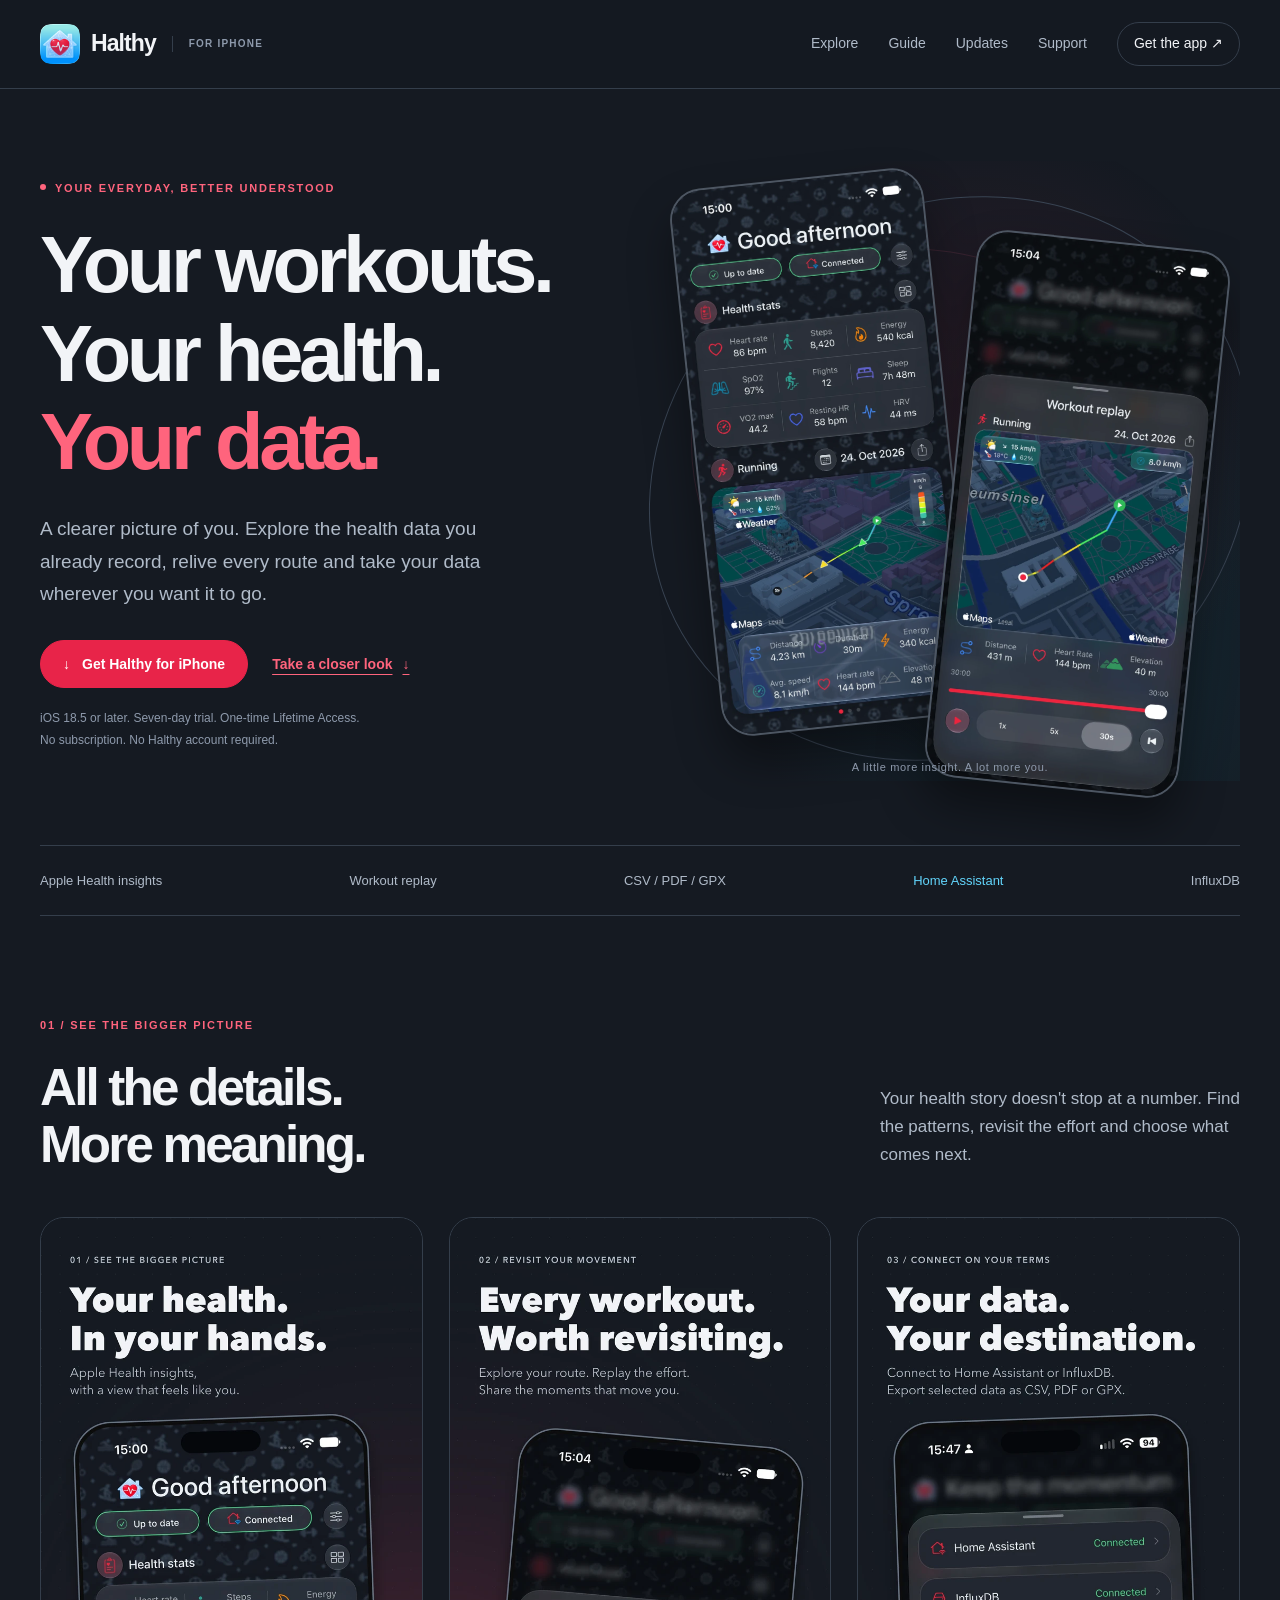
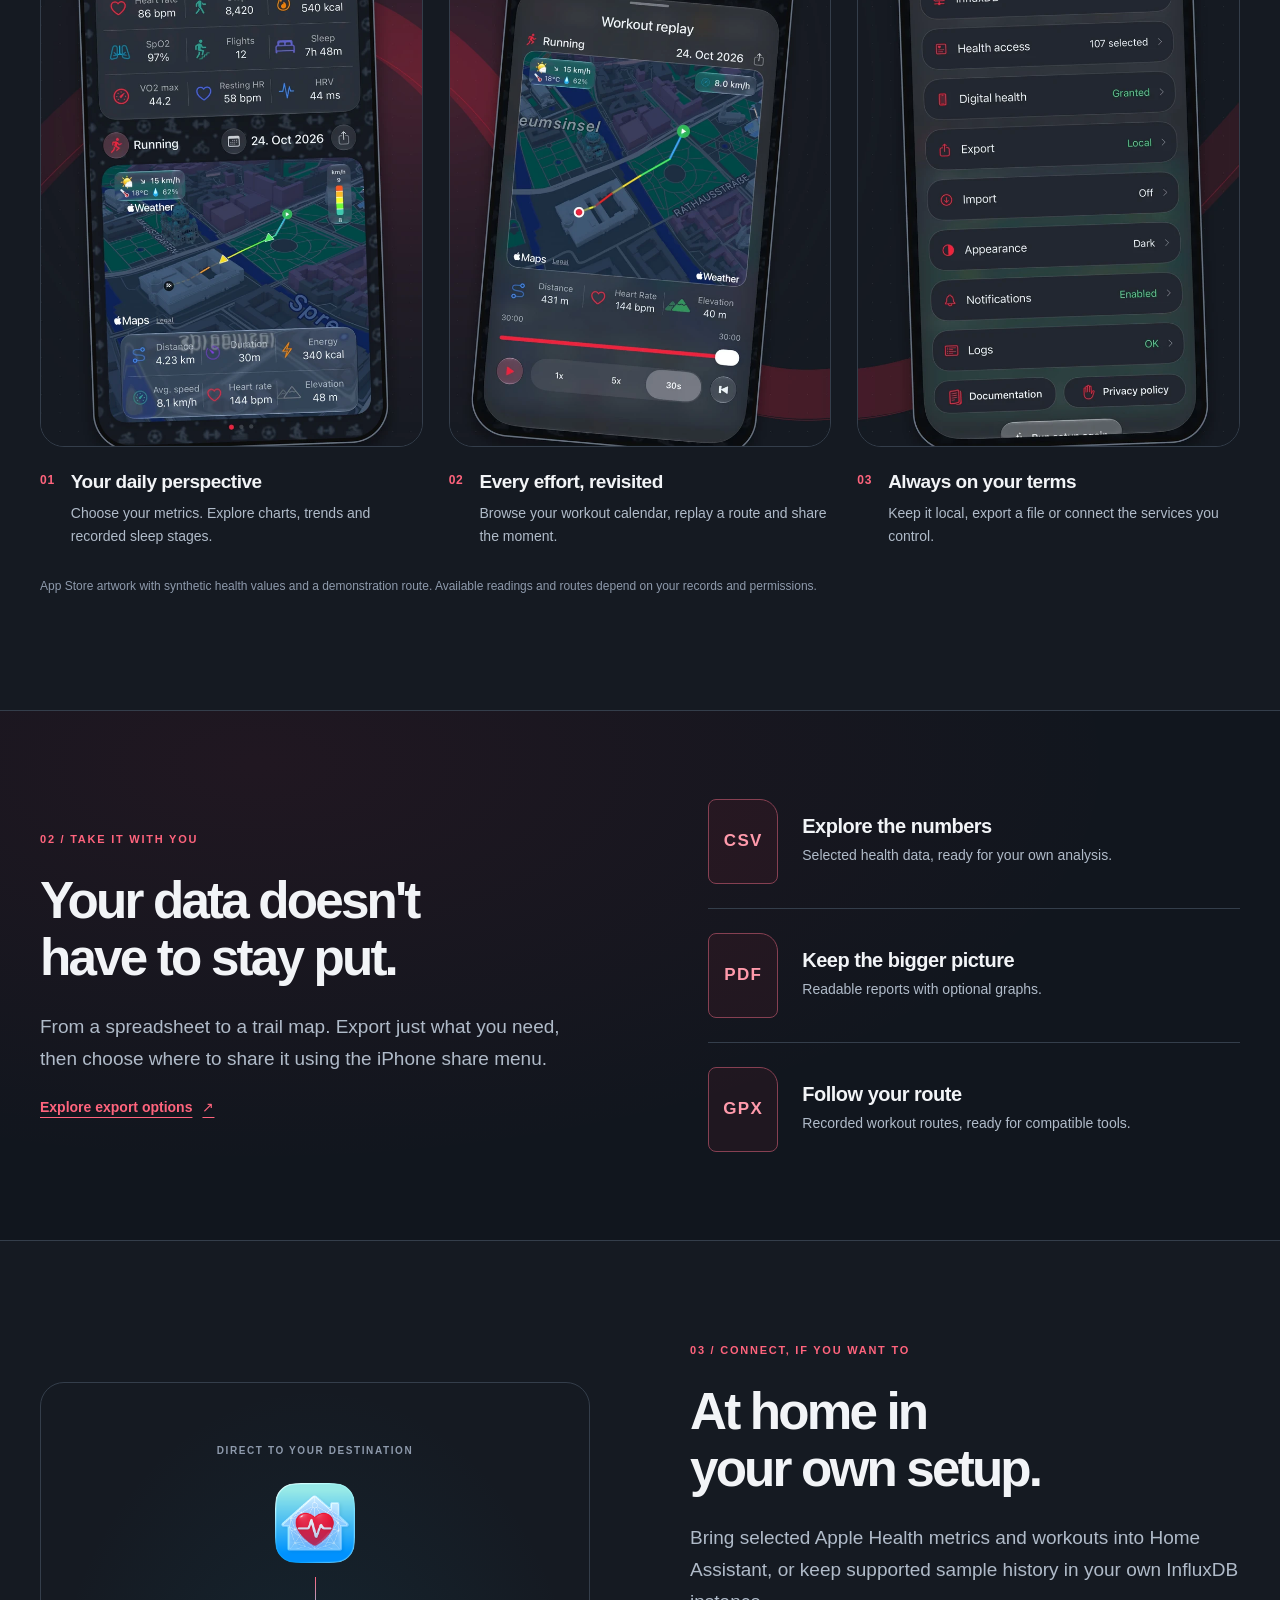
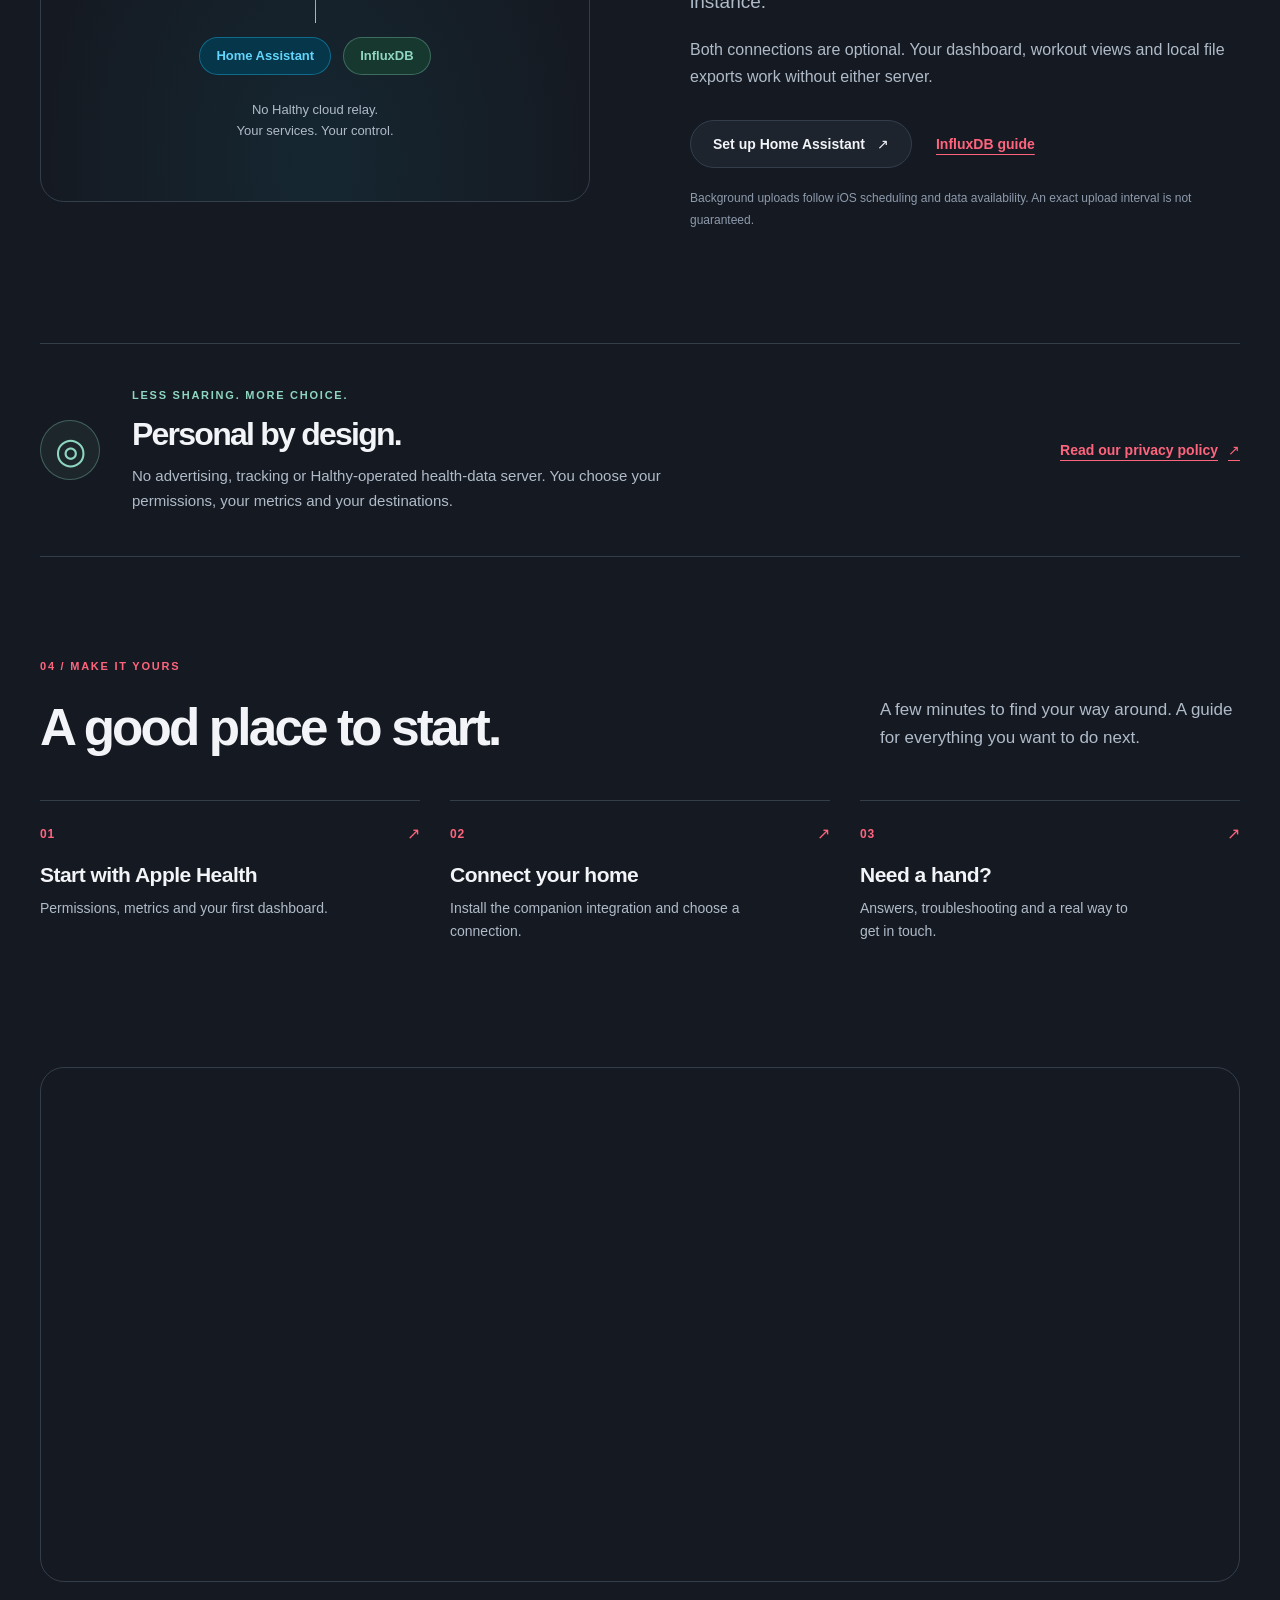
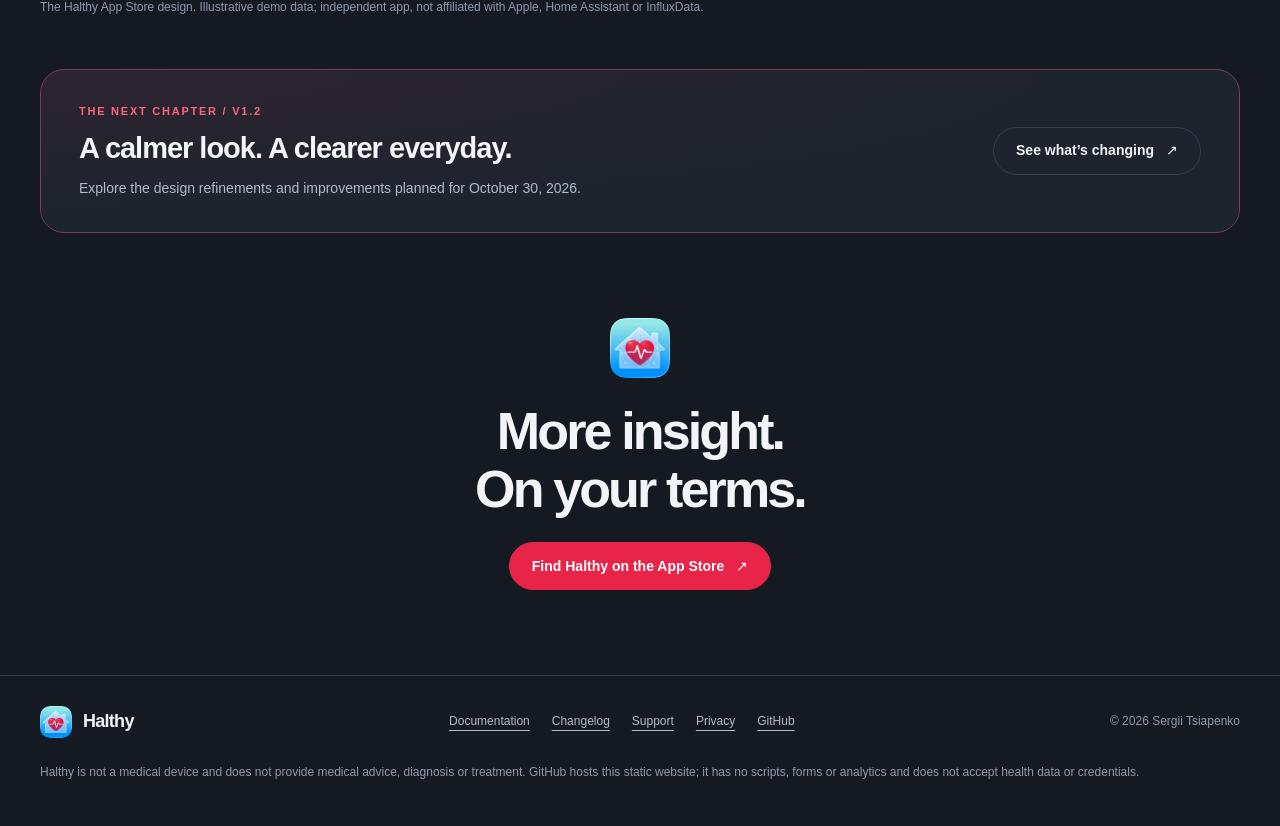
<file: docs/index.html>
<!doctype html>
<html lang="en">
<head>
<meta charset="utf-8">
<link rel="redirect_uri" href="halthy-ha://auth/callback">
<meta name="viewport" content="width=device-width, initial-scale=1">
<title>Halthy - Your workouts. Your health. Your data.</title>
<meta name="description" content="Explore Apple Health, replay workouts and export CSV, PDF or GPX. Connect to your own Home Assistant or InfluxDB. Meet Halthy for iPhone.">
<link rel="canonical" href="https://mosher23.github.io/Halthy/">
<meta name="theme-color" content="#151a22">
<meta name="apple-itunes-app" content="app-id=6798250587">
<meta name="referrer" content="strict-origin-when-cross-origin">
<meta http-equiv="Content-Security-Policy" content="default-src 'none'; img-src 'self'; style-src 'self'; base-uri 'none'; form-action 'none'">
<meta property="og:type" content="website">
<meta property="og:title" content="Halthy - Your workouts. Your health. Your data.">
<meta property="og:description" content="Replay workouts. Explore health. Export data. Made for your iPhone, connected on your terms.">
<meta property="og:url" content="https://mosher23.github.io/Halthy/">
<meta property="og:image" content="https://mosher23.github.io/Halthy/assets/header.webp">
<meta property="og:image:alt" content="Halthy workout replay and health export artwork with demonstration route">
<meta name="twitter:card" content="summary_large_image">
<link rel="icon" href="assets/app-icon.png">
<link rel="apple-touch-icon" href="assets/app-icon.png">
<link rel="stylesheet" href="assets/site.css">
</head>
<body>
<a class="skip-link" href="#main">Skip to content</a>
<header class="site-header"><nav class="wrap nav" aria-label="Main navigation">
<a class="brand" href="./" aria-label="Halthy home"><img src="assets/app-icon.png" width="40" height="40" alt="">Halthy<span class="brand-note">FOR IPHONE</span></a>
<div class="nav-links"><a href="#explore">Explore</a><a href="documentation.html">Guide</a><a href="changelog.html">Updates</a><a href="support.html">Support</a><a class="nav-download" href="https://apps.apple.com/app/halthy/id6798250587">Get the app <span aria-hidden="true">&#8599;</span></a></div>
</nav></header>
<main id="main">
<section class="hero wrap" aria-labelledby="hero-title"><div class="hero-copy">
<p class="eyebrow"><span class="live-dot" aria-hidden="true"></span>YOUR EVERYDAY, BETTER UNDERSTOOD</p>
<h1 id="hero-title">Your workouts.<br>Your health.<br><span>Your data.</span></h1>
<p class="lead">A clearer picture of you. Explore the health data you already record, relive every route and take your data wherever you want it to go.</p>
<div class="actions"><a class="button primary" href="https://apps.apple.com/app/halthy/id6798250587"><span aria-hidden="true">&#8595;</span> Get Halthy for iPhone</a><a class="text-link" href="#explore">Take a closer look <span aria-hidden="true">&#8595;</span></a></div>
<p class="fine">iOS 18.5 or later. Seven-day trial. One-time Lifetime Access.<br>No subscription. No Halthy account required.</p>
</div><div class="hero-stage"><span class="orbit orbit-one" aria-hidden="true"></span><span class="orbit orbit-two" aria-hidden="true"></span>
<img class="hero-phone phone-back" src="assets/dashboard.webp" width="720" height="1565" alt="Halthy dark dashboard with health readings and a running workout" fetchpriority="high">
<img class="hero-phone phone-front" src="assets/replay.webp" width="720" height="1565" alt="Workout replay with a recorded route and workout details" fetchpriority="high">
<span class="stage-caption">A little more insight. A lot more you.</span></div></section>
<div class="wrap capability-strip" aria-label="Key features"><span>Apple Health insights</span><span>Workout replay</span><span>CSV / PDF / GPX</span><span class="ha-label">Home Assistant</span><span>InfluxDB</span></div>
<section class="section wrap" id="explore" aria-labelledby="explore-title"><div class="section-heading"><div><p class="eyebrow">01 / SEE THE BIGGER PICTURE</p><h2 id="explore-title">All the details.<br>More meaning.</h2></div><p>Your health story doesn't stop at a number. Find the patterns, revisit the effort and choose what comes next.</p></div>
<div class="screenshot-gallery">
<figure><a href="assets/01-health-dashboard.webp" aria-label="Enlarge the health dashboard screenshot"><img src="assets/01-health-dashboard.webp" width="720" height="1565" loading="lazy" alt="App Store artwork: Your health. In your hands. Halthy dashboard with demo readings."></a><figcaption><span class="index">01</span><div><h3>Your daily perspective</h3><p>Choose your metrics. Explore charts, trends and recorded sleep stages.</p></div></figcaption></figure>
<figure><a href="assets/02-workout-replay.webp" aria-label="Enlarge the workout replay screenshot"><img src="assets/02-workout-replay.webp" width="720" height="1565" loading="lazy" alt="App Store artwork showing a recorded workout route and replay controls."></a><figcaption><span class="index">02</span><div><h3>Every effort, revisited</h3><p>Browse your workout calendar, replay a route and share the moment.</p></div></figcaption></figure>
<figure><a href="assets/03-data-connections.webp" aria-label="Enlarge the connections screenshot"><img src="assets/03-data-connections.webp" width="720" height="1565" loading="lazy" alt="App Store artwork showing Halthy settings, optional connections and export controls."></a><figcaption><span class="index">03</span><div><h3>Always on your terms</h3><p>Keep it local, export a file or connect the services you control.</p></div></figcaption></figure>
</div><p class="fine gallery-note">App Store artwork with synthetic health values and a demonstration route. Available readings and routes depend on your records and permissions.</p></section>
<section class="export-band" aria-labelledby="export-title"><div class="wrap export-layout"><div><p class="eyebrow">02 / TAKE IT WITH YOU</p><h2 id="export-title">Your data doesn't<br>have to stay put.</h2><p class="lead">From a spreadsheet to a trail map. Export just what you need, then choose where to share it using the iPhone share menu.</p><a class="text-link" href="documentation.html#exports">Explore export options <span aria-hidden="true">&#8599;</span></a></div>
<div class="export-formats"><article><span class="file-type">CSV</span><div><h3>Explore the numbers</h3><p>Selected health data, ready for your own analysis.</p></div></article><article><span class="file-type">PDF</span><div><h3>Keep the bigger picture</h3><p>Readable reports with optional graphs.</p></div></article><article><span class="file-type">GPX</span><div><h3>Follow your route</h3><p>Recorded workout routes, ready for compatible tools.</p></div></article></div>
</div></section>
<section class="section wrap connections-layout" aria-labelledby="connect-title"><div class="connection-visual"><p class="eyebrow">DIRECT TO YOUR DESTINATION</p><img src="assets/app-icon.png" alt="Halthy" width="80" height="80" loading="lazy"><div class="connection-path" aria-hidden="true"></div><div class="destination-pills"><span class="destination ha">Home Assistant</span><span class="destination influx">InfluxDB</span></div><p>No Halthy cloud relay.<br>Your services. Your control.</p></div>
<div><p class="eyebrow">03 / CONNECT, IF YOU WANT TO</p><h2 id="connect-title">At home in<br>your own setup.</h2><p class="lead">Bring selected Apple Health metrics and workouts into Home Assistant, or keep supported sample history in your own InfluxDB instance.</p><p class="body-muted">Both connections are optional. Your dashboard, workout views and local file exports work without either server.</p><div class="actions"><a class="button secondary" href="documentation.html#home-assistant">Set up Home Assistant <span aria-hidden="true">&#8599;</span></a><a class="text-link" href="documentation.html#influxdb">InfluxDB guide</a></div><p class="fine">Background uploads follow iOS scheduling and data availability. An exact upload interval is not guaranteed.</p></div></section>
<section class="wrap privacy-callout" aria-labelledby="privacy-title"><div class="privacy-mark" aria-hidden="true">&#9678;</div><div><p class="eyebrow">LESS SHARING. MORE CHOICE.</p><h2 id="privacy-title">Personal by design.</h2><p>No advertising, tracking or Halthy-operated health-data server. You choose your permissions, your metrics and your destinations.</p></div><a class="text-link" href="privacy.html">Read our privacy policy <span aria-hidden="true">&#8599;</span></a></section>
<section class="section wrap" aria-labelledby="start-title"><div class="section-heading"><div><p class="eyebrow">04 / MAKE IT YOURS</p><h2 id="start-title">A good place to start.</h2></div><p>A few minutes to find your way around. A guide for everything you want to do next.</p></div><div class="guide-links"><a href="documentation.html#get-started"><span class="index">01</span><h3>Start with Apple Health</h3><p>Permissions, metrics and your first dashboard.</p><span aria-hidden="true">&#8599;</span></a><a href="documentation.html#home-assistant"><span class="index">02</span><h3>Connect your home</h3><p>Install the companion integration and choose a connection.</p><span aria-hidden="true">&#8599;</span></a><a href="support.html"><span class="index">03</span><h3>Need a hand?</h3><p>Answers, troubleshooting and a real way to get in touch.</p><span aria-hidden="true">&#8599;</span></a></div></section>
<figure class="wrap brand-banner"><img src="assets/header.webp" srcset="assets/header-small.webp 960w, assets/header.webp 1920w" sizes="(max-width: 1240px) 94vw, 1200px" width="1920" height="823" loading="lazy" alt="Halthy's App Store header: Your workouts. Your health. Replay workouts, explore health and export data. Home Assistant supported."><figcaption class="fine">The Halthy App Store design. Illustrative demo data; independent app, not affiliated with Apple, Home Assistant or InfluxData.</figcaption></figure>
<aside class="wrap release-teaser" aria-labelledby="release-teaser-title"><div><p class="eyebrow">THE NEXT CHAPTER / V1.2</p><h2 id="release-teaser-title">A calmer look. A clearer everyday.</h2><p>Explore the design refinements and improvements planned for October 30, 2026.</p></div><a class="button secondary" href="changelog.html#v1-2">See what&#8217;s changing <span aria-hidden="true">&#8599;</span></a></aside>
<section class="wrap final-cta"><img src="assets/app-icon.png" width="60" height="60" alt="" loading="lazy"><h2>More insight.<br>On your terms.</h2><a class="button primary" href="https://apps.apple.com/app/halthy/id6798250587">Find Halthy on the App Store <span aria-hidden="true">&#8599;</span></a></section>
</main>
<footer class="site-footer"><div class="wrap footer-main"><a class="brand" href="./"><img src="assets/app-icon.png" width="32" height="32" alt="">Halthy</a><nav aria-label="Footer navigation"><a href="documentation.html">Documentation</a><a href="changelog.html">Changelog</a><a href="support.html">Support</a><a href="privacy.html">Privacy</a><a href="https://github.com/Mosher23/Halthy">GitHub</a></nav><span>&copy; 2026 Sergii Tsiapenko</span></div><p class="wrap fine">Halthy is not a medical device and does not provide medical advice, diagnosis or treatment. GitHub hosts this static website; it has no scripts, forms or analytics and does not accept health data or credentials.</p></footer>
</body></html>
</file>
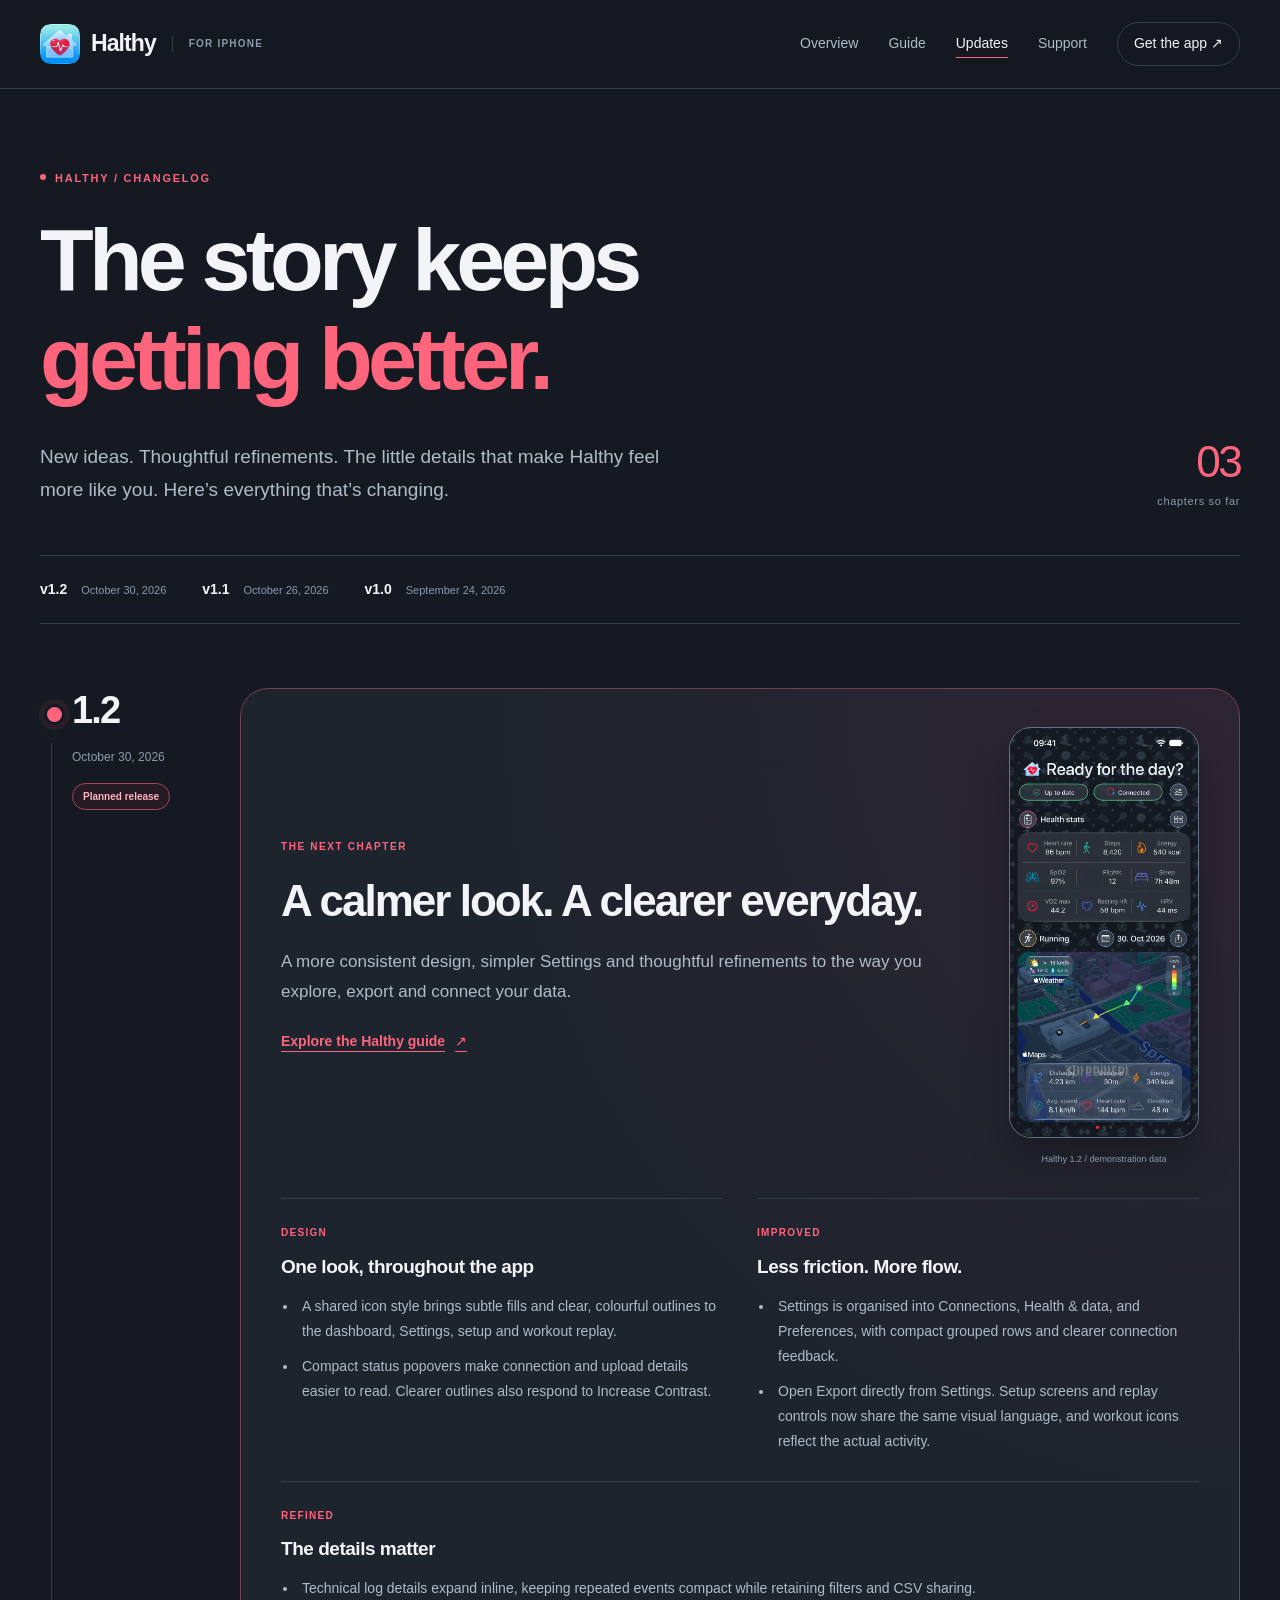
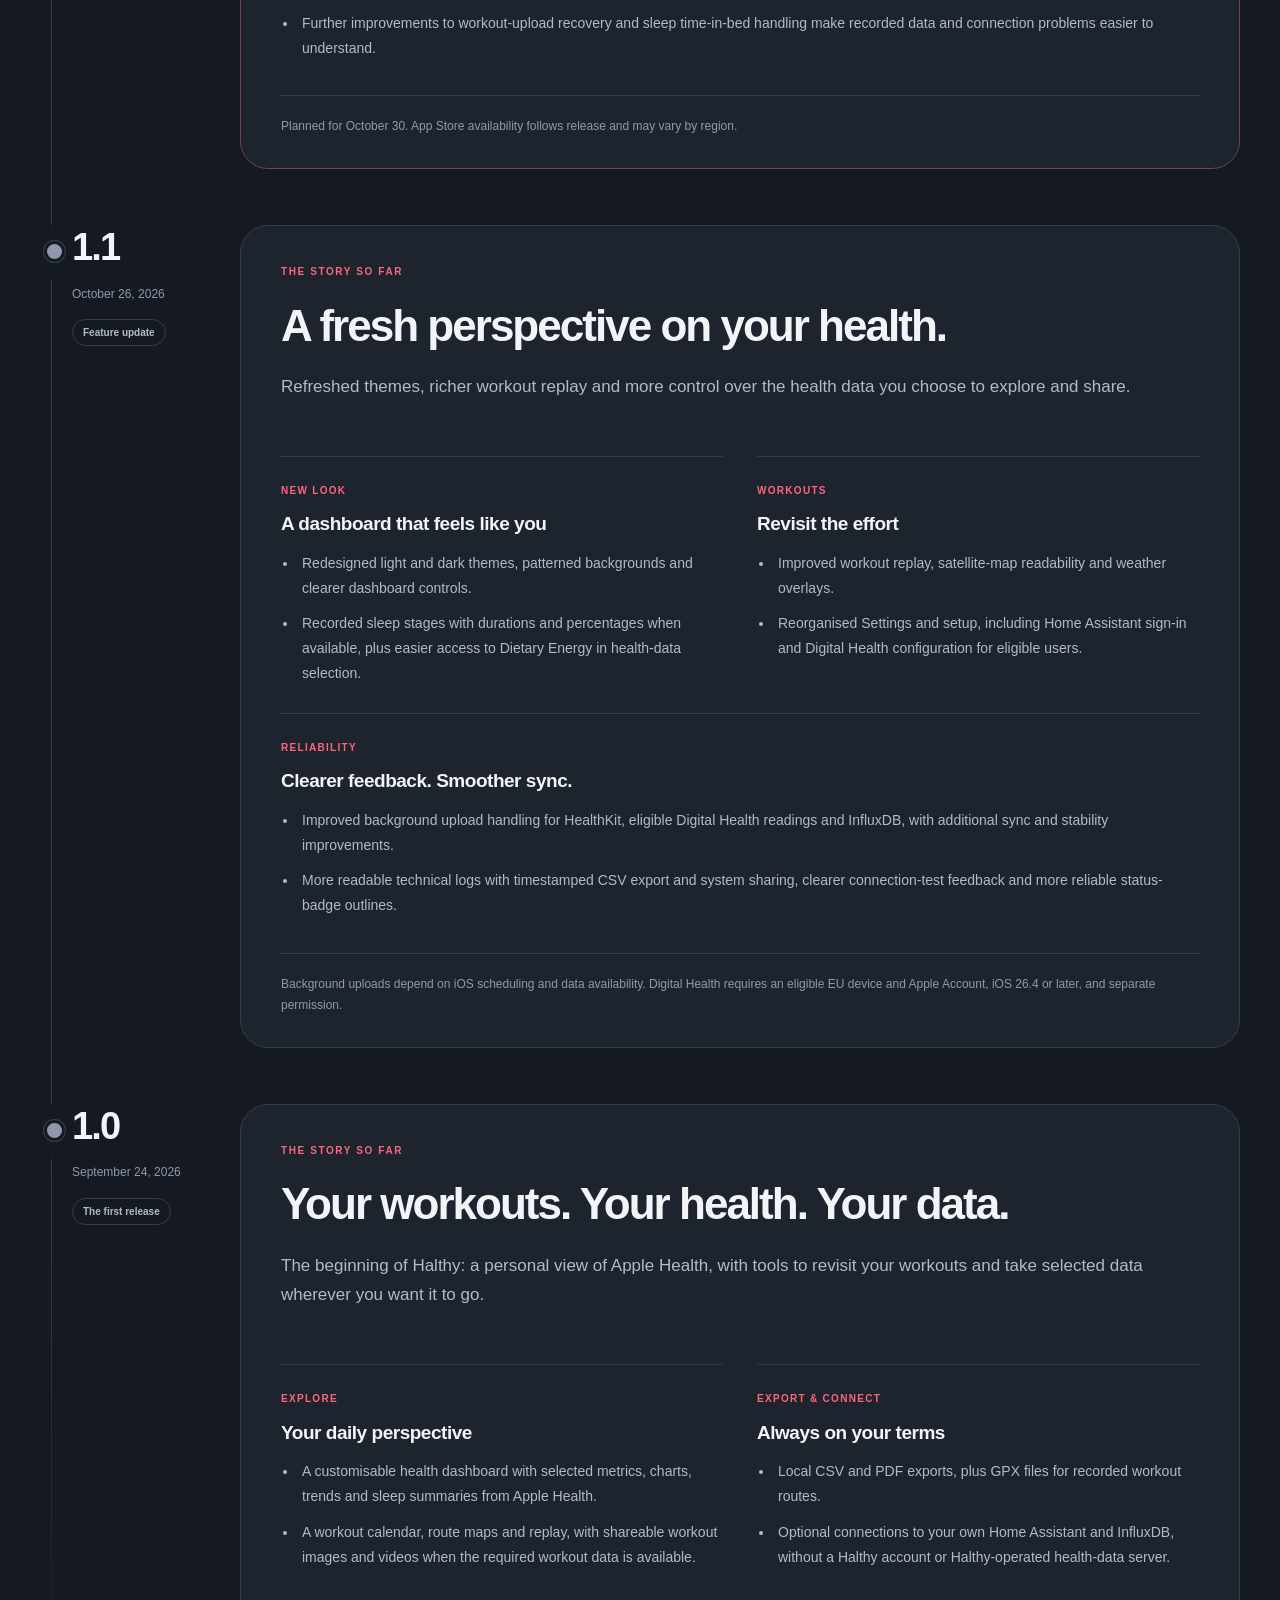
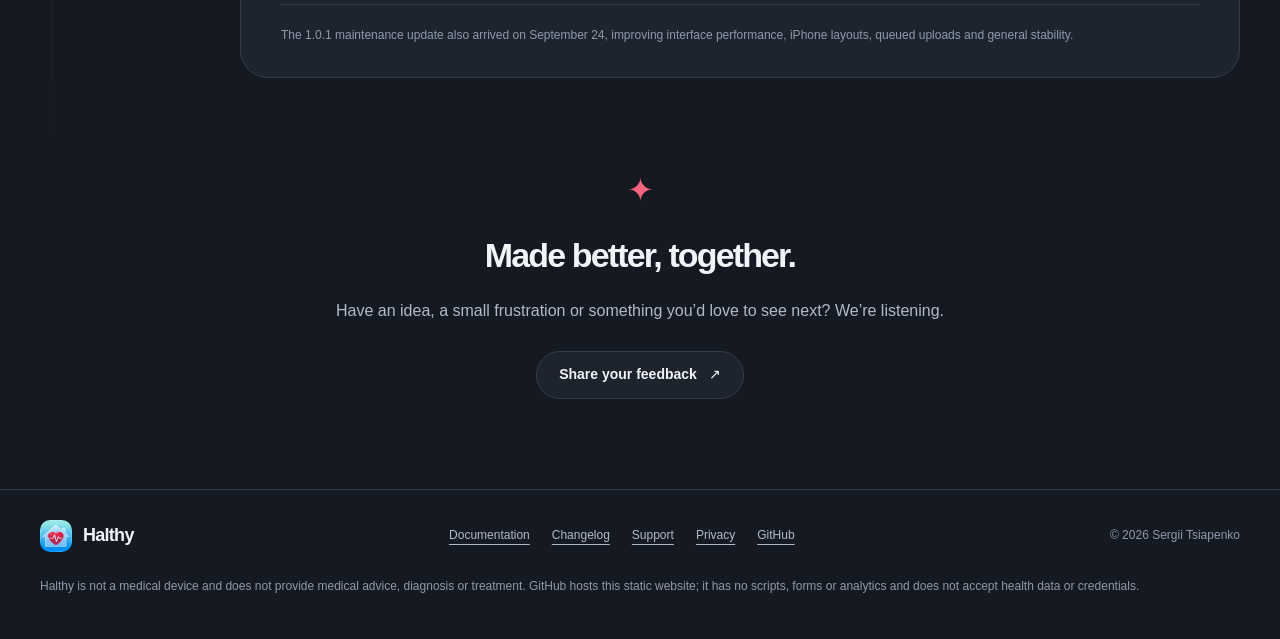
<file: docs/changelog.html>
<!doctype html>
<html lang="en"><head><meta charset="utf-8"><meta name="viewport" content="width=device-width, initial-scale=1">
<title>Halthy Changelog - Every update, thoughtfully made</title><meta name="description" content="What's new in Halthy for iPhone. Explore release dates, design changes, features and improvements in versions 1.0, 1.1 and 1.2.">
<meta name="theme-color" content="#151a22"><meta name="referrer" content="strict-origin-when-cross-origin"><meta http-equiv="Content-Security-Policy" content="default-src 'none'; img-src 'self'; style-src 'self'; base-uri 'none'; form-action 'none'">
<link rel="canonical" href="https://mosher23.github.io/Halthy/changelog.html"><link rel="icon" href="assets/app-icon.png"><link rel="stylesheet" href="assets/site.css">
<meta property="og:type" content="website"><meta property="og:title" content="Halthy - The story keeps getting better"><meta property="og:description" content="A record of the features, refinements and little details that make Halthy better."><meta property="og:url" content="https://mosher23.github.io/Halthy/changelog.html">
</head><body><a class="skip-link" href="#main">Skip to content</a><header class="site-header"><nav class="wrap nav" aria-label="Main navigation">
<a class="brand" href="./" aria-label="Halthy home"><img src="assets/app-icon.png" width="40" height="40" alt="">Halthy<span class="brand-note">FOR IPHONE</span></a>
<div class="nav-links"><a href="./">Overview</a><a href="documentation.html">Guide</a><a href="changelog.html" aria-current="page">Updates</a><a href="support.html">Support</a><a class="nav-download" href="https://apps.apple.com/app/halthy/id6798250587">Get the app <span aria-hidden="true">&#8599;</span></a></div>
</nav></header><main id="main">
<header class="wrap changelog-heading"><p class="eyebrow"><span class="live-dot" aria-hidden="true"></span>HALTHY / CHANGELOG</p><h1>The story keeps<br><span>getting better.</span></h1><div class="changelog-lead"><p class="lead">New ideas. Thoughtful refinements. The little details that make Halthy feel more like you. Here&#8217;s everything that&#8217;s changing.</p><span class="changelog-count">03<span>chapters so far</span></span></div></header>
<nav class="wrap release-jump" aria-label="Jump to a release"><a href="#v1-2"><span>v1.2</span><small>October 30, 2026</small></a><a href="#v1-1"><span>v1.1</span><small>October 26, 2026</small></a><a href="#v1-0"><span>v1.0</span><small>September 24, 2026</small></a></nav>
<div class="wrap release-timeline"><article class="release-entry release-featured" id="v1-2" aria-labelledby="v1-2-title">
<div class="release-rail"><a class="release-version" href="#v1-2" aria-label="Link to version 1.2">1.2</a><time datetime="2026-10-30">October 30, 2026</time><span class="release-kind is-planned">Planned release</span></div>
<div class="release-card"><div class="release-intro has-visual"><div><p class="eyebrow">THE NEXT CHAPTER</p><h2 id="v1-2-title">A calmer look. A clearer everyday.</h2><p class="release-summary">A more consistent design, simpler Settings and thoughtful refinements to the way you explore, export and connect your data.</p><a class="text-link" href="documentation.html">Explore the Halthy guide <span aria-hidden="true">&#8599;</span></a></div><figure class="release-visual"><img src="assets/release-1-2-dashboard.webp" width="720" height="1565" alt="Halthy 1.2 main dashboard with outlined category icons, health readings and a running route using demonstration data" fetchpriority="high"><figcaption>Halthy 1.2 / demonstration data</figcaption></figure></div><div class="release-groups"><section class="release-group"><p class="release-category">Design</p><h3>One look, throughout the app</h3><ul><li>A shared icon style brings subtle fills and clear, colourful outlines to the dashboard, Settings, setup and workout replay.</li><li>Compact status popovers make connection and upload details easier to read. Clearer outlines also respond to Increase Contrast.</li></ul></section><section class="release-group"><p class="release-category">Improved</p><h3>Less friction. More flow.</h3><ul><li>Settings is organised into Connections, Health &amp; data, and Preferences, with compact grouped rows and clearer connection feedback.</li><li>Open Export directly from Settings. Setup screens and replay controls now share the same visual language, and workout icons reflect the actual activity.</li></ul></section><section class="release-group"><p class="release-category">Refined</p><h3>The details matter</h3><ul><li>Technical log details expand inline, keeping repeated events compact while retaining filters and CSV sharing.</li><li>Further improvements to workout-upload recovery and sleep time-in-bed handling make recorded data and connection problems easier to understand.</li></ul></section></div><p class="release-note">Planned for October 30. App Store availability follows release and may vary by region.</p></div></article>
<article class="release-entry" id="v1-1" aria-labelledby="v1-1-title">
<div class="release-rail"><a class="release-version" href="#v1-1" aria-label="Link to version 1.1">1.1</a><time datetime="2026-10-26">October 26, 2026</time><span class="release-kind">Feature update</span></div>
<div class="release-card"><div class="release-intro"><div><p class="eyebrow">THE STORY SO FAR</p><h2 id="v1-1-title">A fresh perspective on your health.</h2><p class="release-summary">Refreshed themes, richer workout replay and more control over the health data you choose to explore and share.</p></div></div><div class="release-groups"><section class="release-group"><p class="release-category">New look</p><h3>A dashboard that feels like you</h3><ul><li>Redesigned light and dark themes, patterned backgrounds and clearer dashboard controls.</li><li>Recorded sleep stages with durations and percentages when available, plus easier access to Dietary Energy in health-data selection.</li></ul></section><section class="release-group"><p class="release-category">Workouts</p><h3>Revisit the effort</h3><ul><li>Improved workout replay, satellite-map readability and weather overlays.</li><li>Reorganised Settings and setup, including Home Assistant sign-in and Digital Health configuration for eligible users.</li></ul></section><section class="release-group"><p class="release-category">Reliability</p><h3>Clearer feedback. Smoother sync.</h3><ul><li>Improved background upload handling for HealthKit, eligible Digital Health readings and InfluxDB, with additional sync and stability improvements.</li><li>More readable technical logs with timestamped CSV export and system sharing, clearer connection-test feedback and more reliable status-badge outlines.</li></ul></section></div><p class="release-note">Background uploads depend on iOS scheduling and data availability. Digital Health requires an eligible EU device and Apple Account, iOS 26.4 or later, and separate permission.</p></div></article>
<article class="release-entry" id="v1-0" aria-labelledby="v1-0-title">
<div class="release-rail"><a class="release-version" href="#v1-0" aria-label="Link to version 1.0">1.0</a><time datetime="2026-09-24">September 24, 2026</time><span class="release-kind">The first release</span></div>
<div class="release-card"><div class="release-intro"><div><p class="eyebrow">THE STORY SO FAR</p><h2 id="v1-0-title">Your workouts. Your health. Your data.</h2><p class="release-summary">The beginning of Halthy: a personal view of Apple Health, with tools to revisit your workouts and take selected data wherever you want it to go.</p></div></div><div class="release-groups"><section class="release-group"><p class="release-category">Explore</p><h3>Your daily perspective</h3><ul><li>A customisable health dashboard with selected metrics, charts, trends and sleep summaries from Apple Health.</li><li>A workout calendar, route maps and replay, with shareable workout images and videos when the required workout data is available.</li></ul></section><section class="release-group"><p class="release-category">Export &amp; connect</p><h3>Always on your terms</h3><ul><li>Local CSV and PDF exports, plus GPX files for recorded workout routes.</li><li>Optional connections to your own Home Assistant and InfluxDB, without a Halthy account or Halthy-operated health-data server.</li></ul></section></div><p class="release-note">The 1.0.1 maintenance update also arrived on September 24, improving interface performance, iPhone layouts, queued uploads and general stability.</p></div></article>
</div>
<aside class="wrap changelog-end"><span class="release-end-mark" aria-hidden="true">&#10022;</span><h2>Made better, together.</h2><p>Have an idea, a small frustration or something you&#8217;d love to see next? We&#8217;re listening.</p><a class="button secondary" href="support.html">Share your feedback <span aria-hidden="true">&#8599;</span></a></aside>
</main><footer class="site-footer"><div class="wrap footer-main"><a class="brand" href="./"><img src="assets/app-icon.png" width="32" height="32" alt="">Halthy</a><nav aria-label="Footer navigation"><a href="documentation.html">Documentation</a><a href="changelog.html">Changelog</a><a href="support.html">Support</a><a href="privacy.html">Privacy</a><a href="https://github.com/Mosher23/Halthy">GitHub</a></nav><span>&copy; 2026 Sergii Tsiapenko</span></div><p class="wrap fine">Halthy is not a medical device and does not provide medical advice, diagnosis or treatment. GitHub hosts this static website; it has no scripts, forms or analytics and does not accept health data or credentials.</p></footer></body></html>
</file>
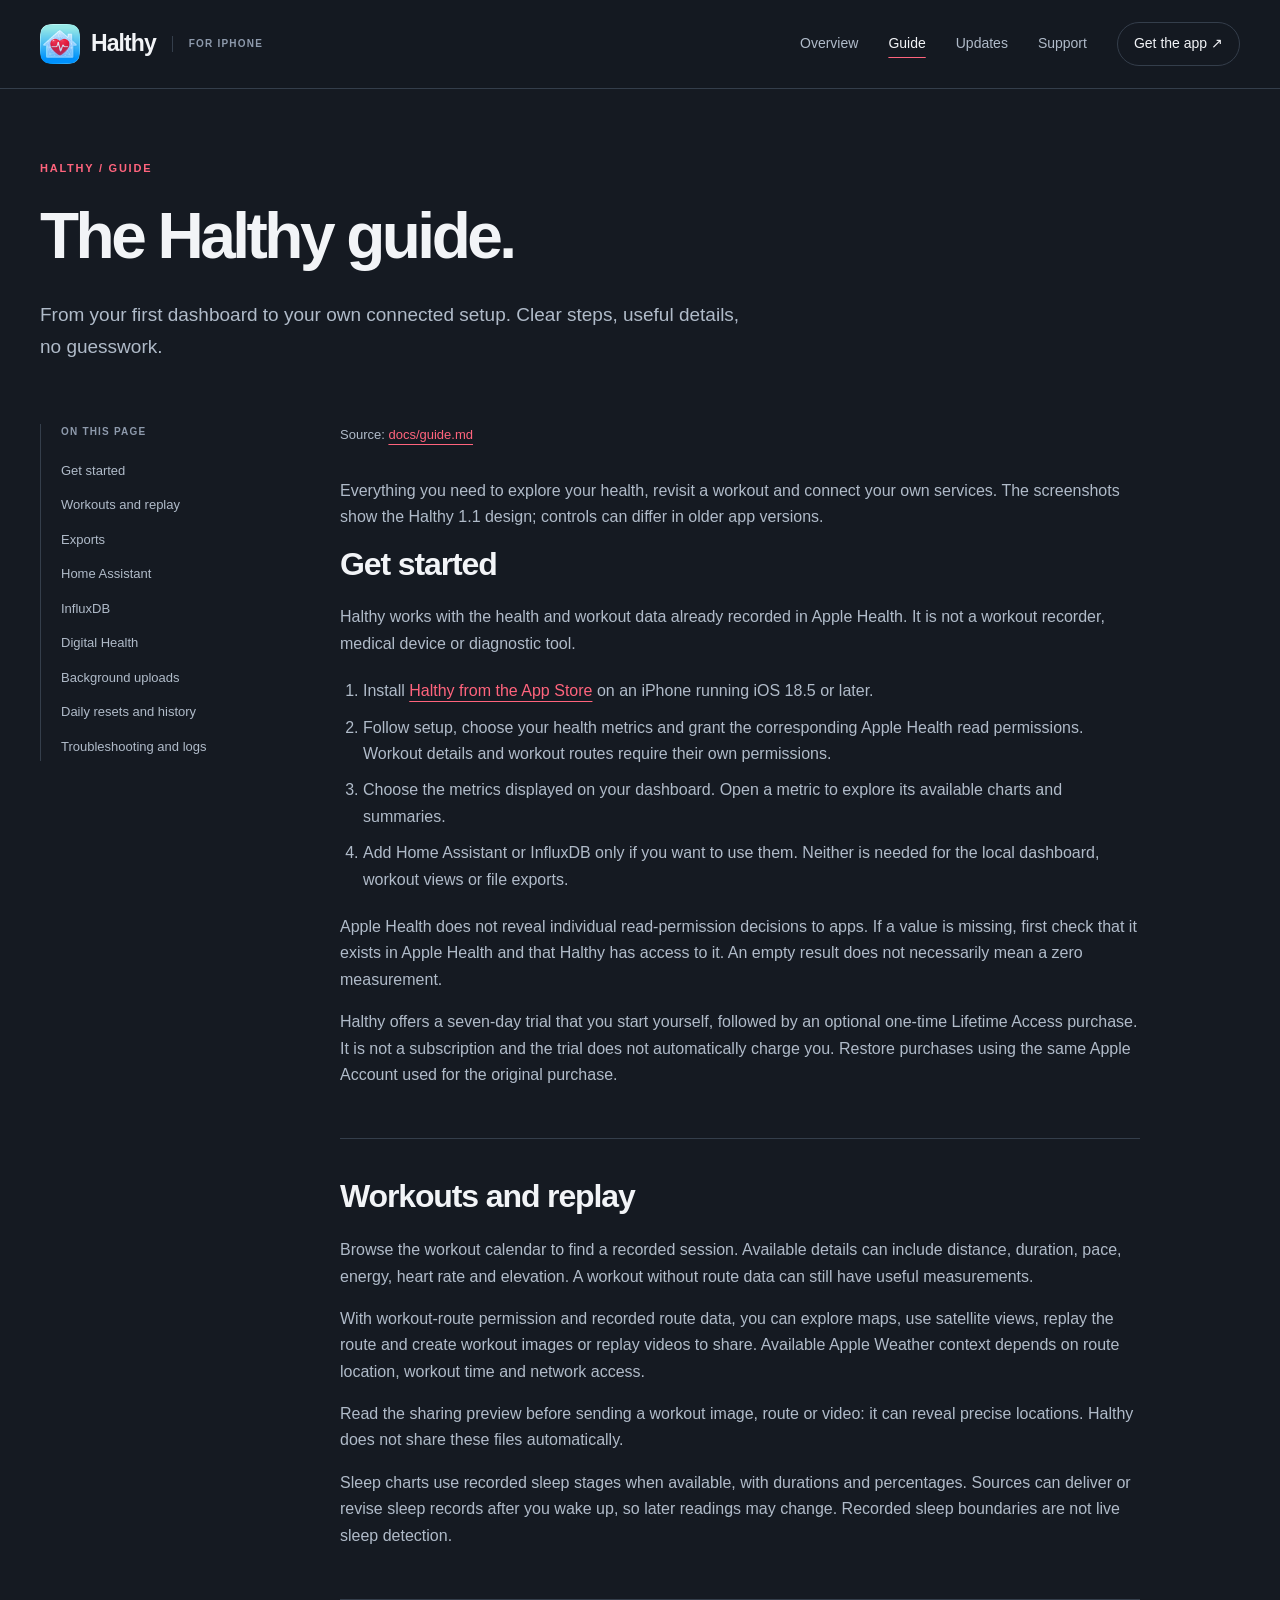
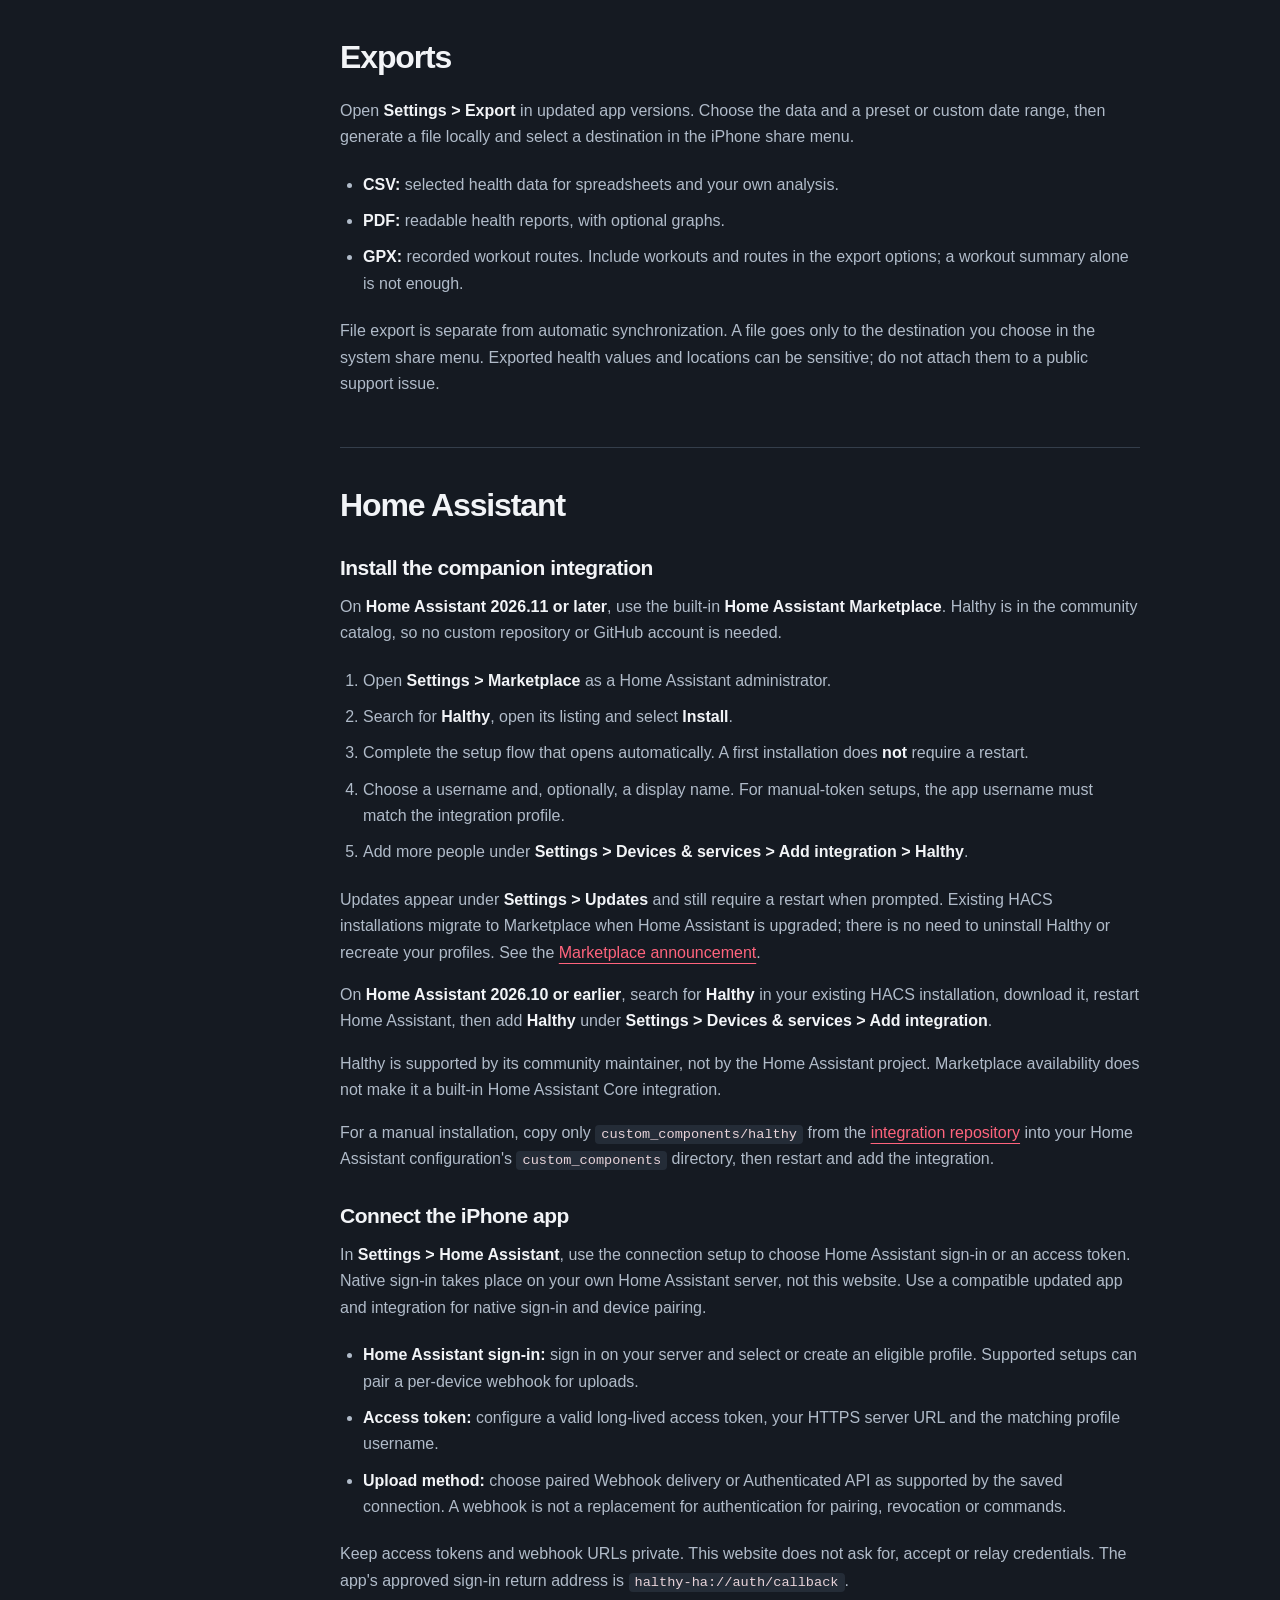
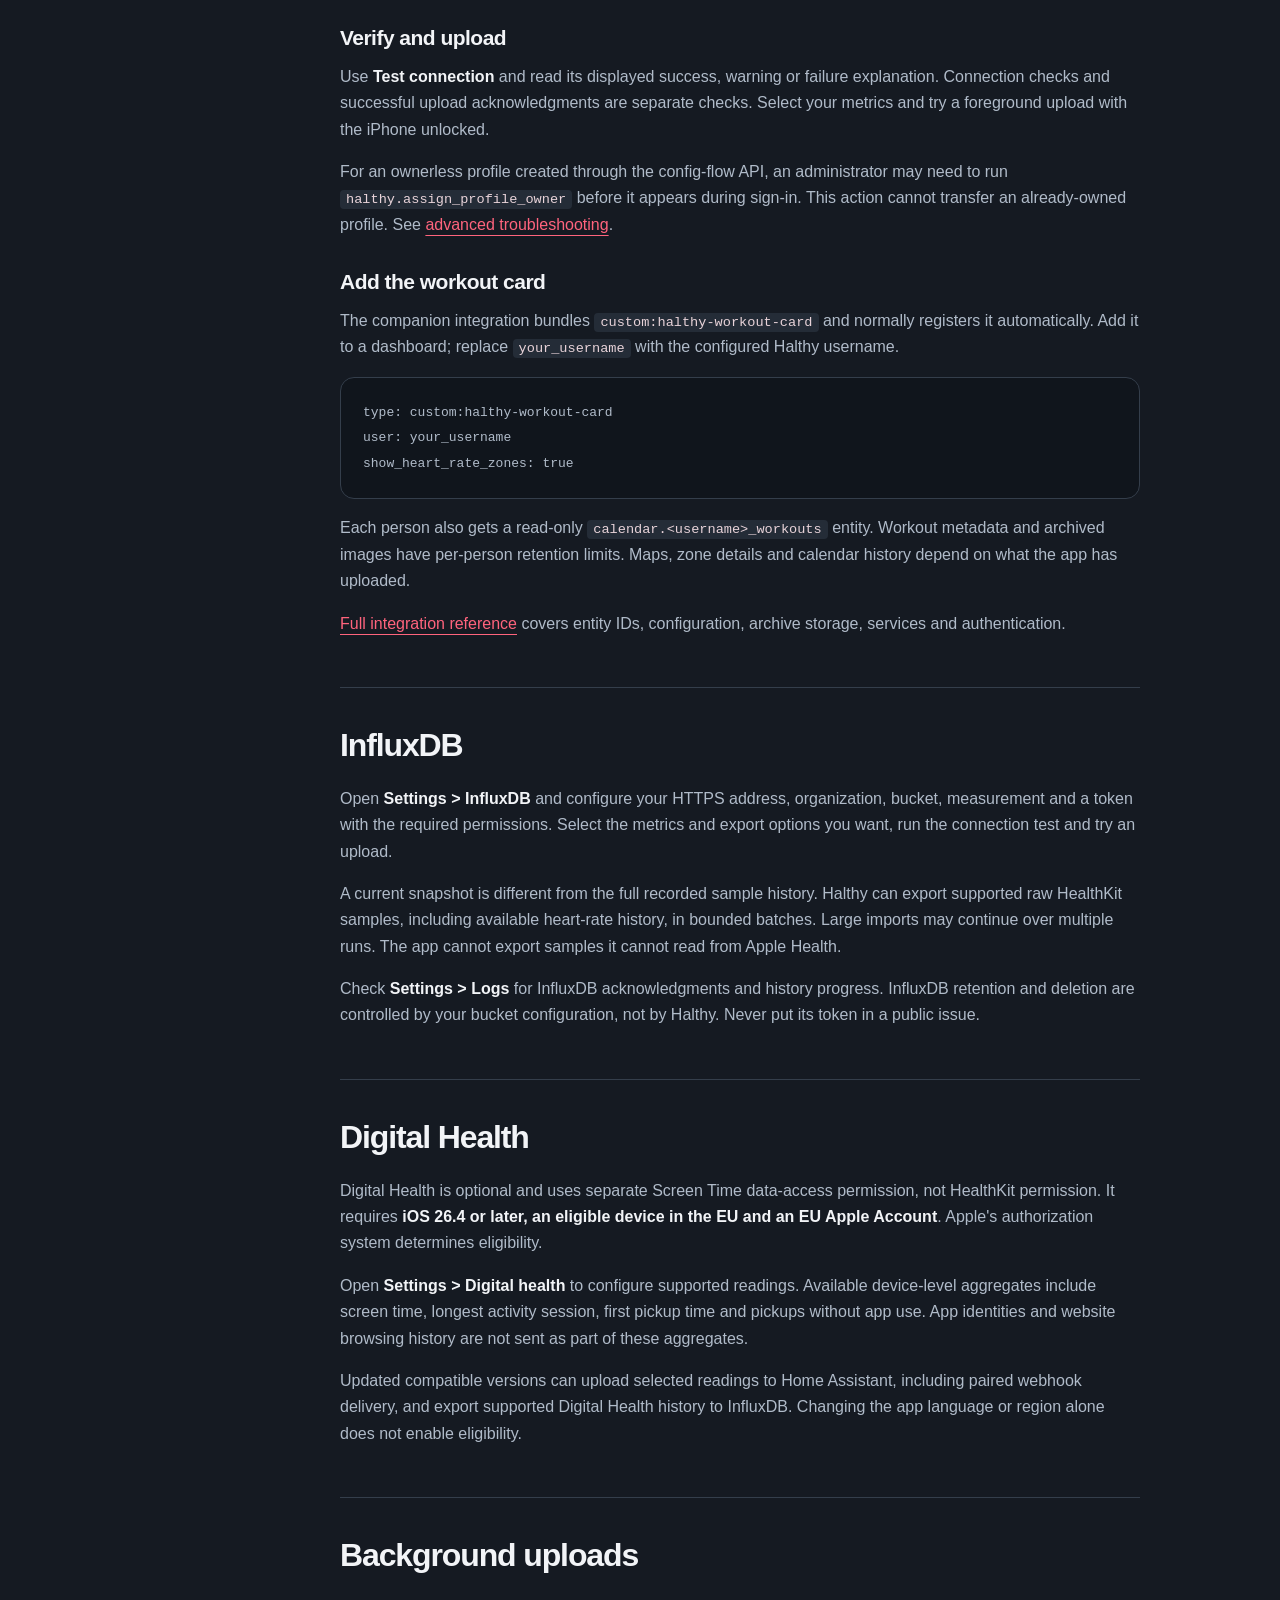
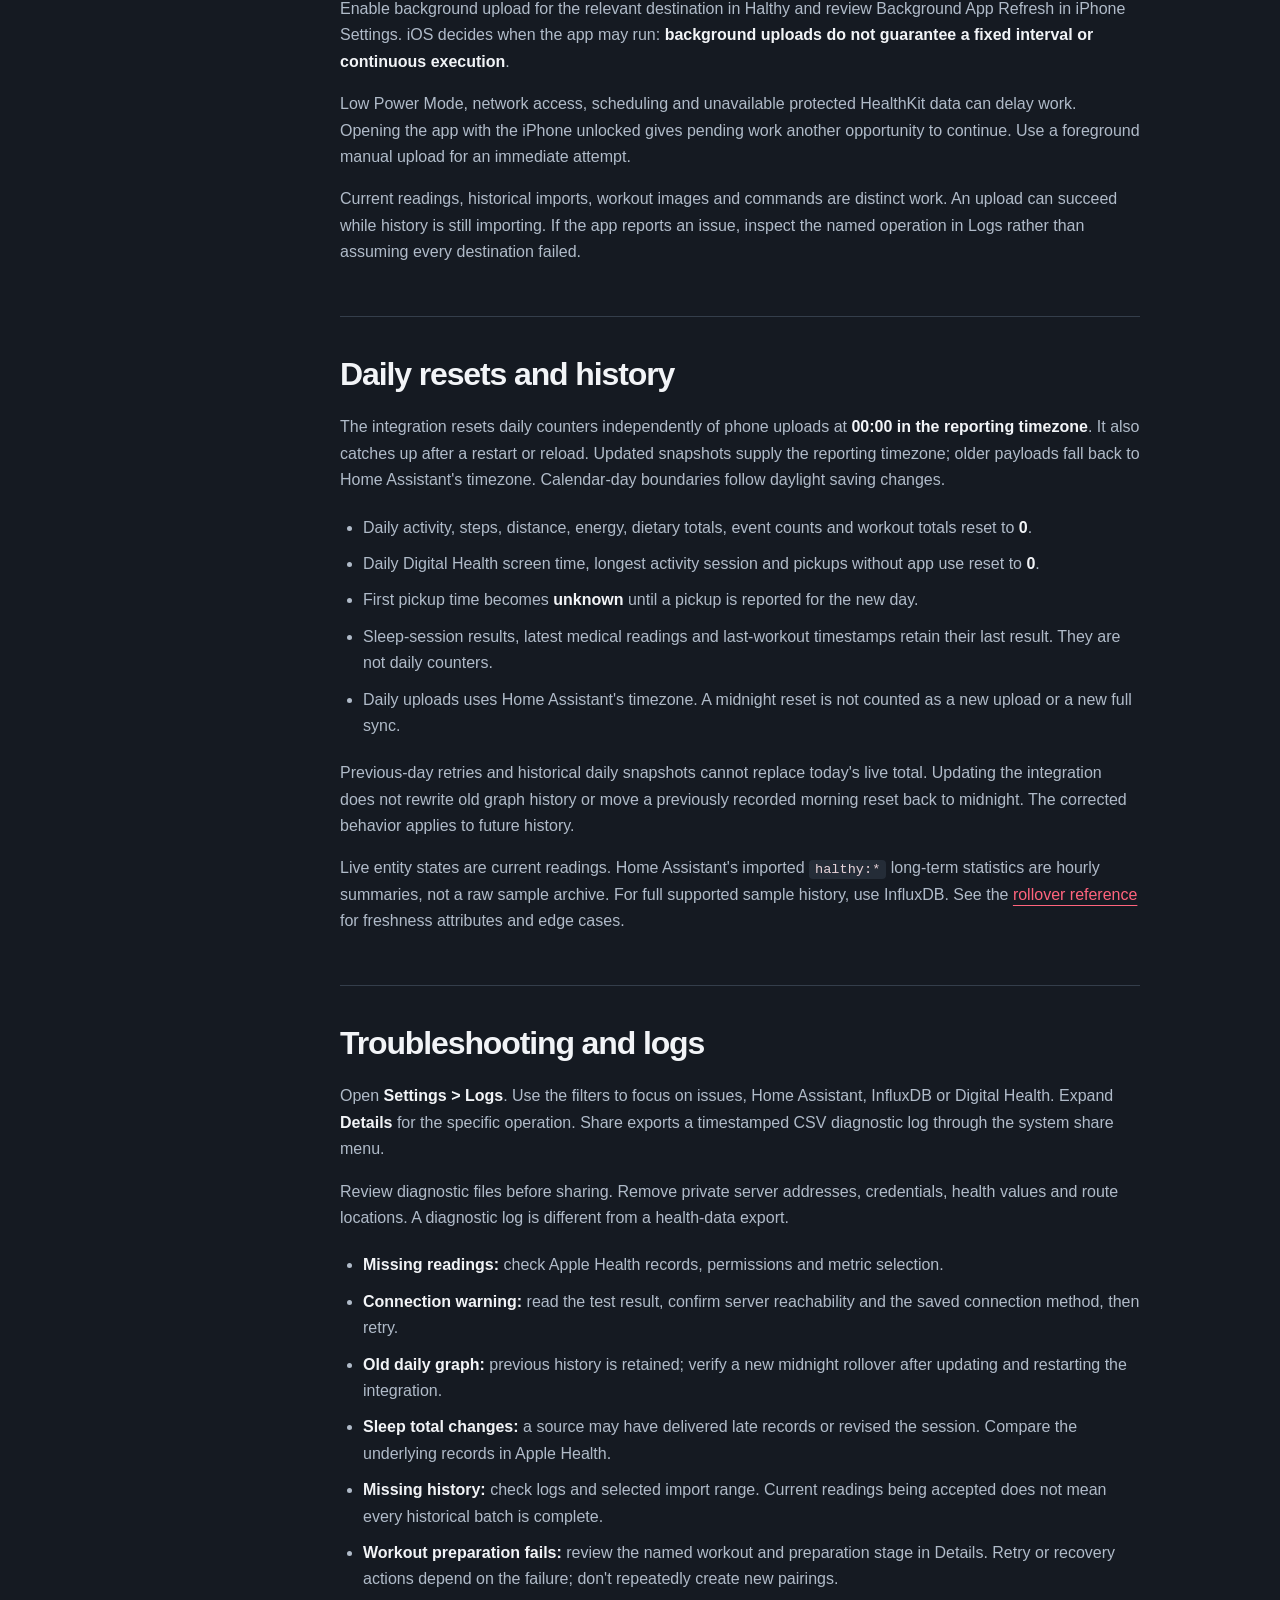
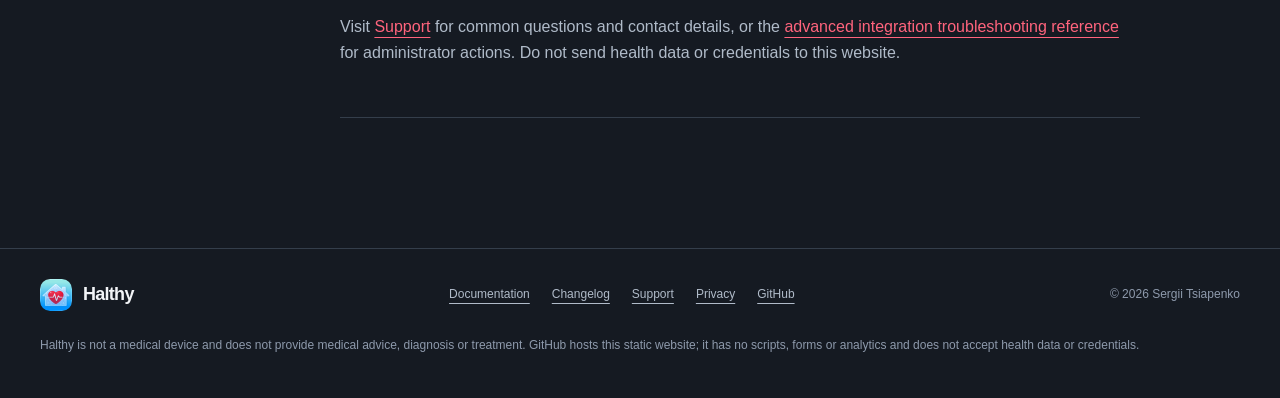
<file: docs/documentation.html>
<!doctype html>
<html lang="en"><head><meta charset="utf-8"><meta name="viewport" content="width=device-width, initial-scale=1">
<title>Halthy Guide - Health, workouts and connected data</title>
<meta name="description" content="From your first dashboard to your own connected setup. Clear steps, useful details, no guesswork."><meta name="theme-color" content="#151a22"><meta name="referrer" content="strict-origin-when-cross-origin">
<meta http-equiv="Content-Security-Policy" content="default-src 'none'; img-src 'self'; style-src 'self'; base-uri 'none'; form-action 'none'">
<link rel="canonical" href="https://mosher23.github.io/Halthy/documentation.html"><link rel="icon" href="assets/app-icon.png"><link rel="stylesheet" href="assets/site.css">
</head><body><a class="skip-link" href="#main">Skip to content</a><header class="site-header"><nav class="wrap nav" aria-label="Main navigation">
<a class="brand" href="./" aria-label="Halthy home"><img src="assets/app-icon.png" width="40" height="40" alt="">Halthy<span class="brand-note">FOR IPHONE</span></a>
<div class="nav-links"><a href="./">Overview</a><a href="documentation.html" aria-current="page">Guide</a><a href="changelog.html">Updates</a><a href="support.html">Support</a><a class="nav-download" href="https://apps.apple.com/app/halthy/id6798250587">Get the app <span aria-hidden="true">&#8599;</span></a></div>
</nav></header>
<main id="main"><div class="wrap"><div class="page-heading"><p class="eyebrow">HALTHY / GUIDE</p><h1>The Halthy guide.</h1><p class="lead">From your first dashboard to your own connected setup. Clear steps, useful details, no guesswork.</p></div></div>
<div class="wrap doc-layout"><nav class="doc-nav" aria-label="On this page"><strong>ON THIS PAGE</strong><a href="#get-started">Get started</a>
<a href="#workouts-and-replay">Workouts and replay</a>
<a href="#exports">Exports</a>
<a href="#home-assistant">Home Assistant</a>
<a href="#influxdb">InfluxDB</a>
<a href="#digital-health">Digital Health</a>
<a href="#background-uploads">Background uploads</a>
<a href="#daily-resets-and-history">Daily resets and history</a>
<a href="#troubleshooting-and-logs">Troubleshooting and logs</a></nav><article class="prose" aria-label="Guide">
<p class="policy-source">Source: <a href="https://github.com/Mosher23/Halthy/blob/main/docs/guide.md">docs/guide.md</a></p>
<p>Everything you need to explore your health, revisit a workout and connect your own services. The screenshots show the Halthy 1.1 design; controls can differ in older app versions.</p>
<section id="get-started">
<h2>Get started</h2>
<p>Halthy works with the health and workout data already recorded in Apple Health. It is not a workout recorder, medical device or diagnostic tool.</p>
<ol>
<li>Install <a href="https://apps.apple.com/app/halthy/id6798250587">Halthy from the App Store</a> on an iPhone running iOS 18.5 or later.</li>
<li>Follow setup, choose your health metrics and grant the corresponding Apple Health read permissions. Workout details and workout routes require their own permissions.</li>
<li>Choose the metrics displayed on your dashboard. Open a metric to explore its available charts and summaries.</li>
<li>Add Home Assistant or InfluxDB only if you want to use them. Neither is needed for the local dashboard, workout views or file exports.</li>
</ol>
<p>Apple Health does not reveal individual read-permission decisions to apps. If a value is missing, first check that it exists in Apple Health and that Halthy has access to it. An empty result does not necessarily mean a zero measurement.</p>
<p>Halthy offers a seven-day trial that you start yourself, followed by an optional one-time Lifetime Access purchase. It is not a subscription and the trial does not automatically charge you. Restore purchases using the same Apple Account used for the original purchase.</p>
</section>
<section id="workouts-and-replay">
<h2>Workouts and replay</h2>
<p>Browse the workout calendar to find a recorded session. Available details can include distance, duration, pace, energy, heart rate and elevation. A workout without route data can still have useful measurements.</p>
<p>With workout-route permission and recorded route data, you can explore maps, use satellite views, replay the route and create workout images or replay videos to share. Available Apple Weather context depends on route location, workout time and network access.</p>
<p>Read the sharing preview before sending a workout image, route or video: it can reveal precise locations. Halthy does not share these files automatically.</p>
<p>Sleep charts use recorded sleep stages when available, with durations and percentages. Sources can deliver or revise sleep records after you wake up, so later readings may change. Recorded sleep boundaries are not live sleep detection.</p>
</section>
<section id="exports">
<h2>Exports</h2>
<p>Open <strong>Settings &gt; Export</strong> in updated app versions. Choose the data and a preset or custom date range, then generate a file locally and select a destination in the iPhone share menu.</p>
<ul>
<li><strong>CSV:</strong> selected health data for spreadsheets and your own analysis.</li>
<li><strong>PDF:</strong> readable health reports, with optional graphs.</li>
<li><strong>GPX:</strong> recorded workout routes. Include workouts and routes in the export options; a workout summary alone is not enough.</li>
</ul>
<p>File export is separate from automatic synchronization. A file goes only to the destination you choose in the system share menu. Exported health values and locations can be sensitive; do not attach them to a public support issue.</p>
</section>
<section id="home-assistant">
<h2>Home Assistant</h2>
<h3 id="install-the-companion-integration">Install the companion integration</h3>
<p>On <strong>Home Assistant 2026.11 or later</strong>, use the built-in <strong>Home Assistant Marketplace</strong>. Halthy is in the community catalog, so no custom repository or GitHub account is needed.</p>
<ol>
<li>Open <strong>Settings &gt; Marketplace</strong> as a Home Assistant administrator.</li>
<li>Search for <strong>Halthy</strong>, open its listing and select <strong>Install</strong>.</li>
<li>Complete the setup flow that opens automatically. A first installation does <strong>not</strong> require a restart.</li>
<li>Choose a username and, optionally, a display name. For manual-token setups, the app username must match the integration profile.</li>
<li>Add more people under <strong>Settings &gt; Devices &amp; services &gt; Add integration &gt; Halthy</strong>.</li>
</ol>
<p>Updates appear under <strong>Settings &gt; Updates</strong> and still require a restart when prompted. Existing HACS installations migrate to Marketplace when Home Assistant is upgraded; there is no need to uninstall Halthy or recreate your profiles. See the <a href="https://www.home-assistant.io/blog/2026/11/04/release-202611/#welcome-to-the-marketplace">Marketplace announcement</a>.</p>
<p>On <strong>Home Assistant 2026.10 or earlier</strong>, search for <strong>Halthy</strong> in your existing HACS installation, download it, restart Home Assistant, then add <strong>Halthy</strong> under <strong>Settings &gt; Devices &amp; services &gt; Add integration</strong>.</p>
<p>Halthy is supported by its community maintainer, not by the Home Assistant project. Marketplace availability does not make it a built-in Home Assistant Core integration.</p>
<p>For a manual installation, copy only <code>custom_components/halthy</code> from the <a href="https://github.com/Mosher23/Halthy">integration repository</a> into your Home Assistant configuration&#39;s <code>custom_components</code> directory, then restart and add the integration.</p>
<h3 id="connect-the-iphone-app">Connect the iPhone app</h3>
<p>In <strong>Settings &gt; Home Assistant</strong>, use the connection setup to choose Home Assistant sign-in or an access token. Native sign-in takes place on your own Home Assistant server, not this website. Use a compatible updated app and integration for native sign-in and device pairing.</p>
<ul>
<li><strong>Home Assistant sign-in:</strong> sign in on your server and select or create an eligible profile. Supported setups can pair a per-device webhook for uploads.</li>
<li><strong>Access token:</strong> configure a valid long-lived access token, your HTTPS server URL and the matching profile username.</li>
<li><strong>Upload method:</strong> choose paired Webhook delivery or Authenticated API as supported by the saved connection. A webhook is not a replacement for authentication for pairing, revocation or commands.</li>
</ul>
<p>Keep access tokens and webhook URLs private. This website does not ask for, accept or relay credentials. The app&#39;s approved sign-in return address is <code>halthy-ha://auth/callback</code>.</p>
<h3 id="verify-and-upload">Verify and upload</h3>
<p>Use <strong>Test connection</strong> and read its displayed success, warning or failure explanation. Connection checks and successful upload acknowledgments are separate checks. Select your metrics and try a foreground upload with the iPhone unlocked.</p>
<p>For an ownerless profile created through the config-flow API, an administrator may need to run <code>halthy.assign_profile_owner</code> before it appears during sign-in. This action cannot transfer an already-owned profile. See <a href="https://github.com/Mosher23/Halthy/blob/main/docs/troubleshooting.md">advanced troubleshooting</a>.</p>
<h3 id="add-the-workout-card">Add the workout card</h3>
<p>The companion integration bundles <code>custom:halthy-workout-card</code> and normally registers it automatically. Add it to a dashboard; replace <code>your_username</code> with the configured Halthy username.</p>
<pre><code>type: custom:halthy-workout-card
user: your_username
show_heart_rate_zones: true</code></pre>
<p>Each person also gets a read-only <code>calendar.&lt;username&gt;_workouts</code> entity. Workout metadata and archived images have per-person retention limits. Maps, zone details and calendar history depend on what the app has uploaded.</p>
<p><a href="https://github.com/Mosher23/Halthy/blob/main/custom_components/halthy/README.md">Full integration reference</a> covers entity IDs, configuration, archive storage, services and authentication.</p>
</section>
<section id="influxdb">
<h2>InfluxDB</h2>
<p>Open <strong>Settings &gt; InfluxDB</strong> and configure your HTTPS address, organization, bucket, measurement and a token with the required permissions. Select the metrics and export options you want, run the connection test and try an upload.</p>
<p>A current snapshot is different from the full recorded sample history. Halthy can export supported raw HealthKit samples, including available heart-rate history, in bounded batches. Large imports may continue over multiple runs. The app cannot export samples it cannot read from Apple Health.</p>
<p>Check <strong>Settings &gt; Logs</strong> for InfluxDB acknowledgments and history progress. InfluxDB retention and deletion are controlled by your bucket configuration, not by Halthy. Never put its token in a public issue.</p>
</section>
<section id="digital-health">
<h2>Digital Health</h2>
<p>Digital Health is optional and uses separate Screen Time data-access permission, not HealthKit permission. It requires <strong>iOS 26.4 or later, an eligible device in the EU and an EU Apple Account</strong>. Apple&#39;s authorization system determines eligibility.</p>
<p>Open <strong>Settings &gt; Digital health</strong> to configure supported readings. Available device-level aggregates include screen time, longest activity session, first pickup time and pickups without app use. App identities and website browsing history are not sent as part of these aggregates.</p>
<p>Updated compatible versions can upload selected readings to Home Assistant, including paired webhook delivery, and export supported Digital Health history to InfluxDB. Changing the app language or region alone does not enable eligibility.</p>
</section>
<section id="background-uploads">
<h2>Background uploads</h2>
<p>Enable background upload for the relevant destination in Halthy and review Background App Refresh in iPhone Settings. iOS decides when the app may run: <strong>background uploads do not guarantee a fixed interval or continuous execution</strong>.</p>
<p>Low Power Mode, network access, scheduling and unavailable protected HealthKit data can delay work. Opening the app with the iPhone unlocked gives pending work another opportunity to continue. Use a foreground manual upload for an immediate attempt.</p>
<p>Current readings, historical imports, workout images and commands are distinct work. An upload can succeed while history is still importing. If the app reports an issue, inspect the named operation in Logs rather than assuming every destination failed.</p>
</section>
<section id="daily-resets-and-history">
<h2>Daily resets and history</h2>
<p>The integration resets daily counters independently of phone uploads at <strong>00:00 in the reporting timezone</strong>. It also catches up after a restart or reload. Updated snapshots supply the reporting timezone; older payloads fall back to Home Assistant&#39;s timezone. Calendar-day boundaries follow daylight saving changes.</p>
<ul>
<li>Daily activity, steps, distance, energy, dietary totals, event counts and workout totals reset to <strong>0</strong>.</li>
<li>Daily Digital Health screen time, longest activity session and pickups without app use reset to <strong>0</strong>.</li>
<li>First pickup time becomes <strong>unknown</strong> until a pickup is reported for the new day.</li>
<li>Sleep-session results, latest medical readings and last-workout timestamps retain their last result. They are not daily counters.</li>
<li>Daily uploads uses Home Assistant&#39;s timezone. A midnight reset is not counted as a new upload or a new full sync.</li>
</ul>
<p>Previous-day retries and historical daily snapshots cannot replace today&#39;s live total. Updating the integration does not rewrite old graph history or move a previously recorded morning reset back to midnight. The corrected behavior applies to future history.</p>
<p>Live entity states are current readings. Home Assistant&#39;s imported <code>halthy:*</code> long-term statistics are hourly summaries, not a raw sample archive. For full supported sample history, use InfluxDB. See the <a href="https://github.com/Mosher23/Halthy/blob/main/custom_components/halthy/README.md#midnight-rollover">rollover reference</a> for freshness attributes and edge cases.</p>
</section>
<section id="troubleshooting-and-logs">
<h2>Troubleshooting and logs</h2>
<p>Open <strong>Settings &gt; Logs</strong>. Use the filters to focus on issues, Home Assistant, InfluxDB or Digital Health. Expand <strong>Details</strong> for the specific operation. Share exports a timestamped CSV diagnostic log through the system share menu.</p>
<p>Review diagnostic files before sharing. Remove private server addresses, credentials, health values and route locations. A diagnostic log is different from a health-data export.</p>
<ul>
<li><strong>Missing readings:</strong> check Apple Health records, permissions and metric selection.</li>
<li><strong>Connection warning:</strong> read the test result, confirm server reachability and the saved connection method, then retry.</li>
<li><strong>Old daily graph:</strong> previous history is retained; verify a new midnight rollover after updating and restarting the integration.</li>
<li><strong>Sleep total changes:</strong> a source may have delivered late records or revised the session. Compare the underlying records in Apple Health.</li>
<li><strong>Missing history:</strong> check logs and selected import range. Current readings being accepted does not mean every historical batch is complete.</li>
<li><strong>Workout preparation fails:</strong> review the named workout and preparation stage in Details. Retry or recovery actions depend on the failure; don&#39;t repeatedly create new pairings.</li>
</ul>
<p>Visit <a href="support.html">Support</a> for common questions and contact details, or the <a href="https://github.com/Mosher23/Halthy/blob/main/docs/troubleshooting.md">advanced integration troubleshooting reference</a> for administrator actions. Do not send health data or credentials to this website.</p>
</section></article></div></main><footer class="site-footer"><div class="wrap footer-main"><a class="brand" href="./"><img src="assets/app-icon.png" width="32" height="32" alt="">Halthy</a><nav aria-label="Footer navigation"><a href="documentation.html">Documentation</a><a href="changelog.html">Changelog</a><a href="support.html">Support</a><a href="privacy.html">Privacy</a><a href="https://github.com/Mosher23/Halthy">GitHub</a></nav><span>&copy; 2026 Sergii Tsiapenko</span></div><p class="wrap fine">Halthy is not a medical device and does not provide medical advice, diagnosis or treatment. GitHub hosts this static website; it has no scripts, forms or analytics and does not accept health data or credentials.</p></footer></body></html>
</file>
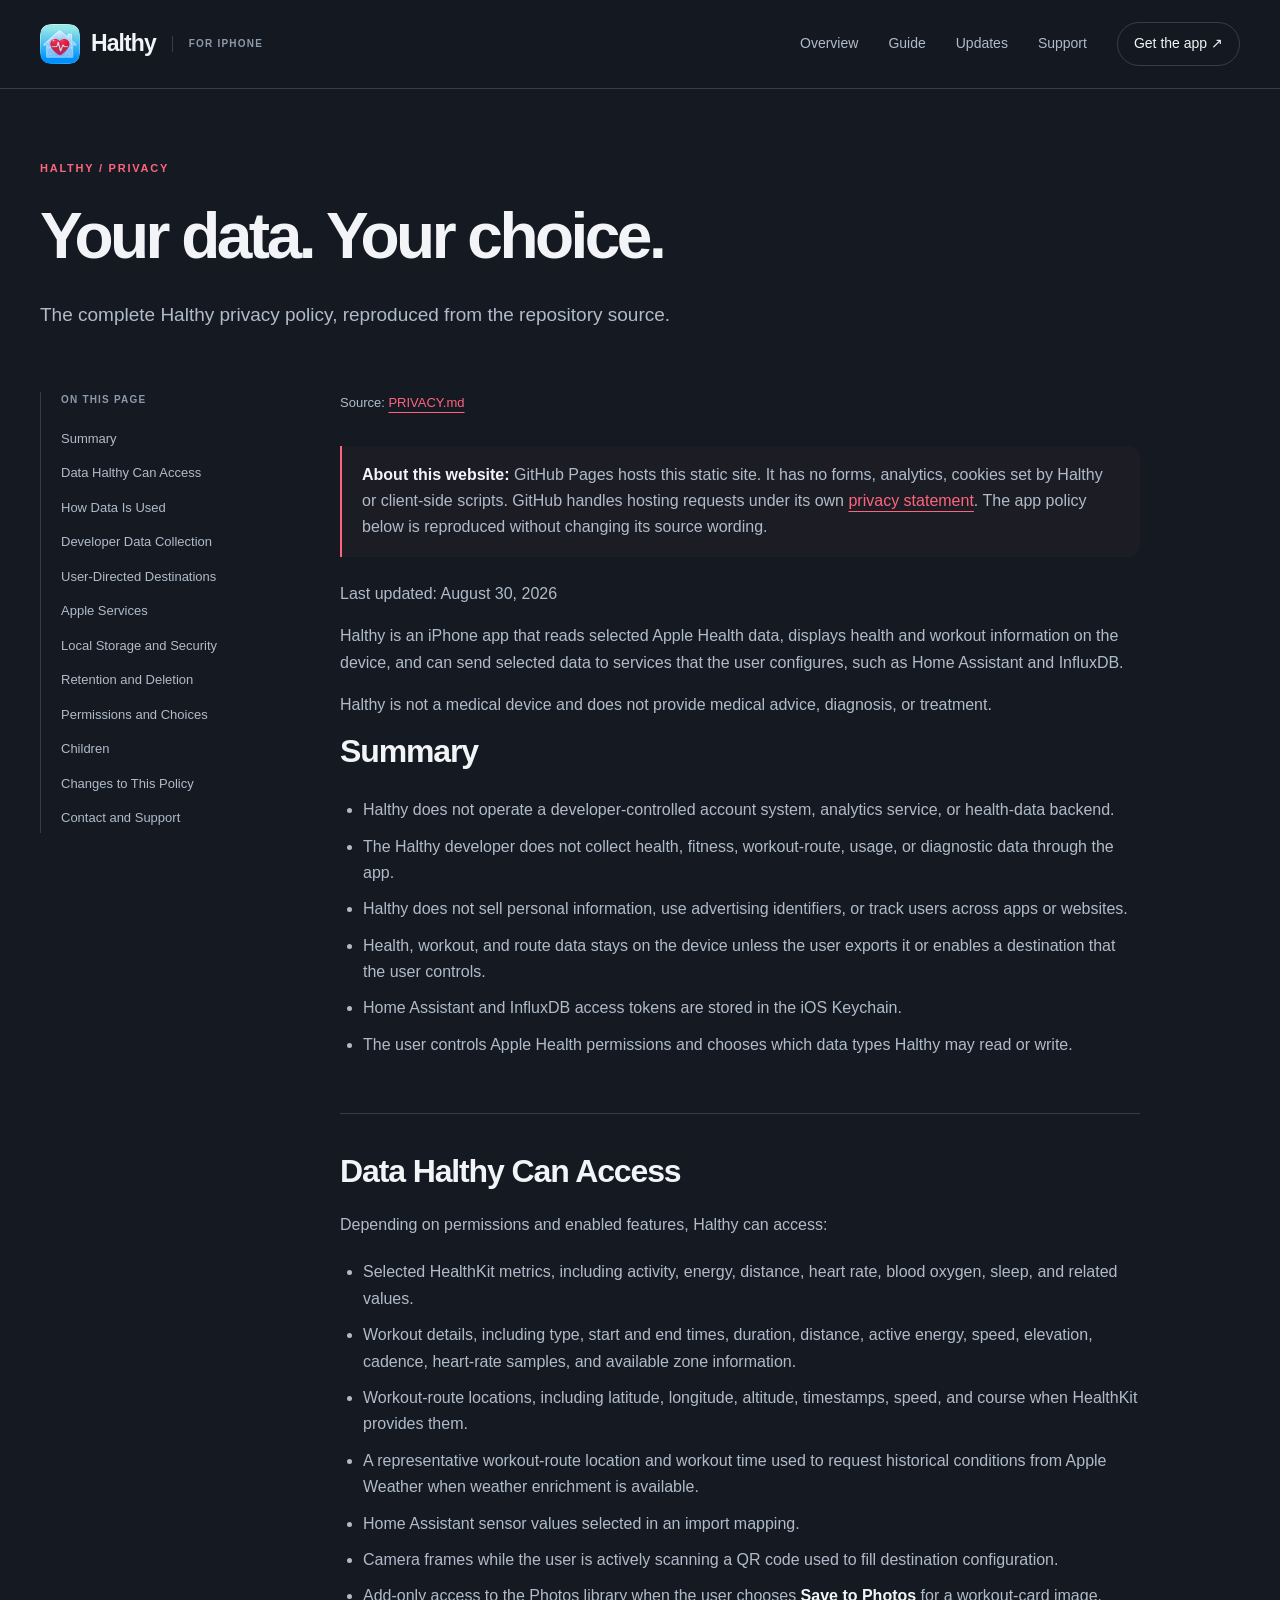
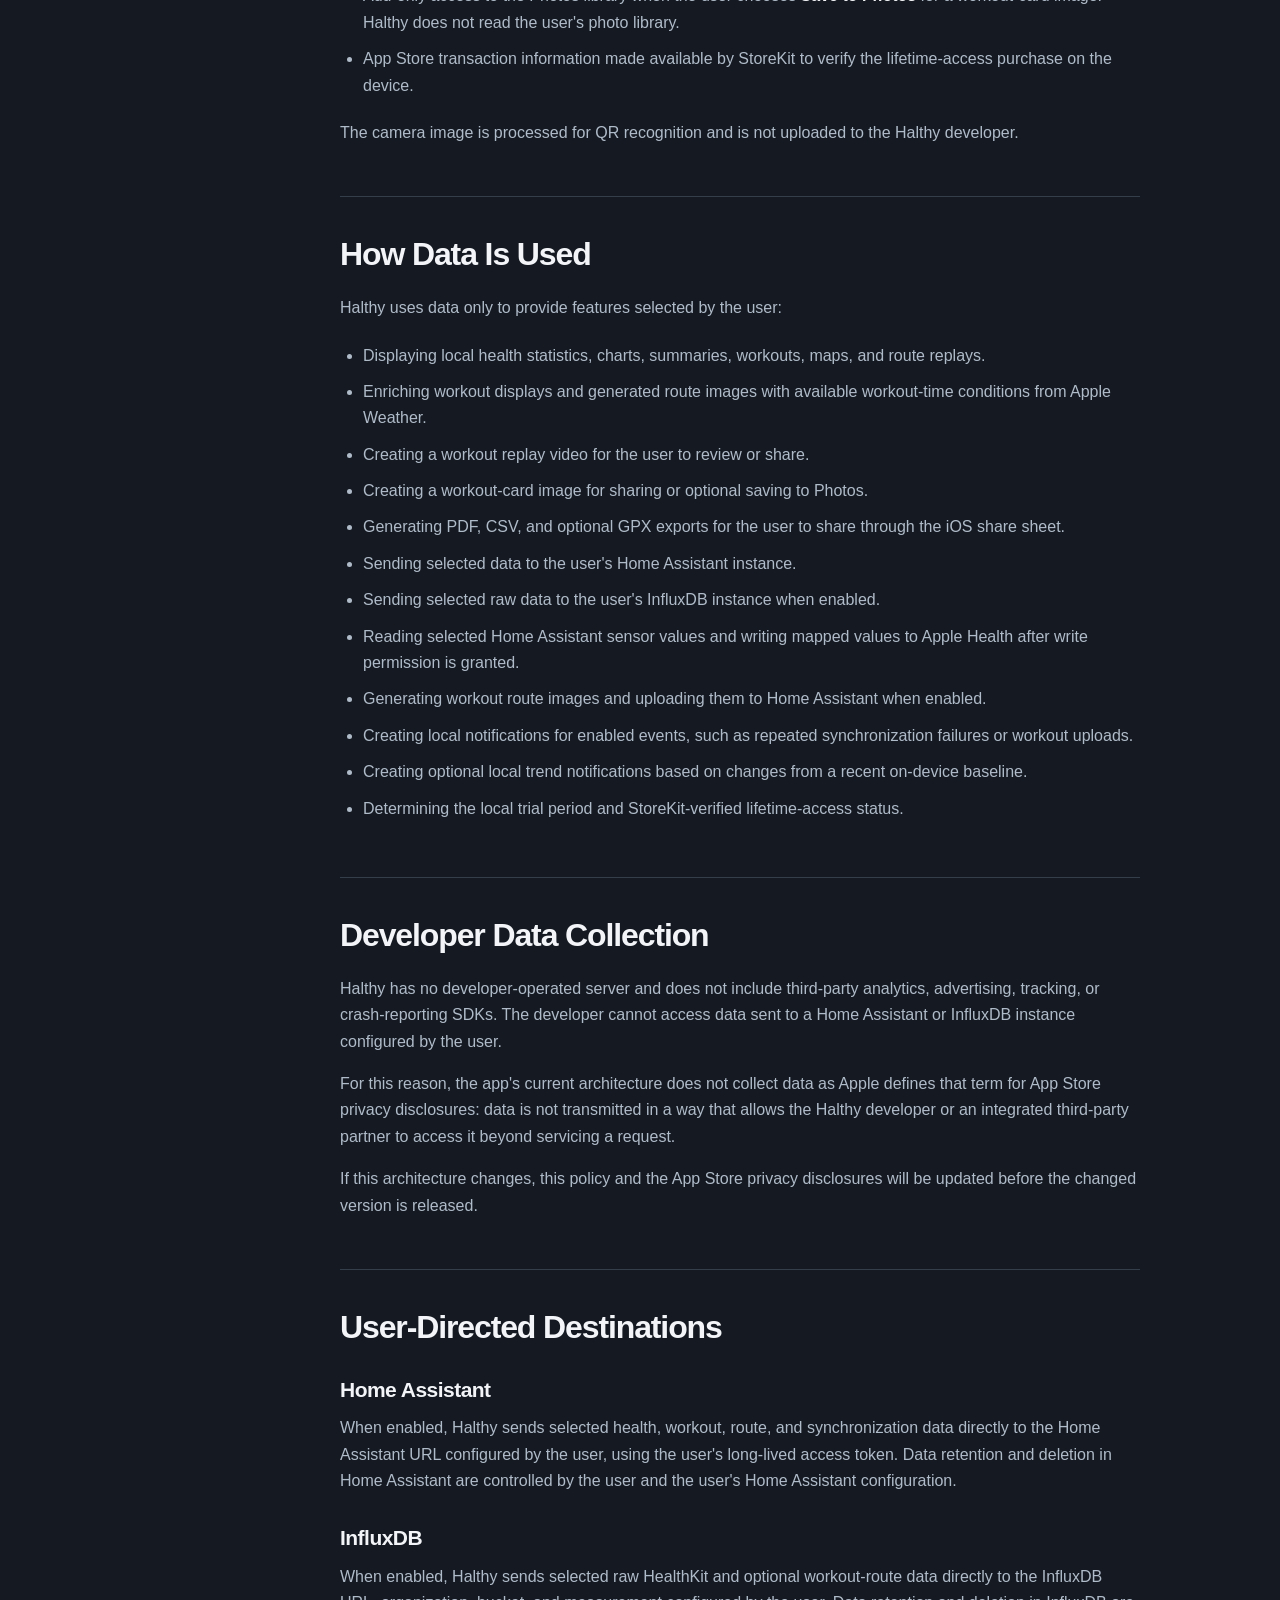
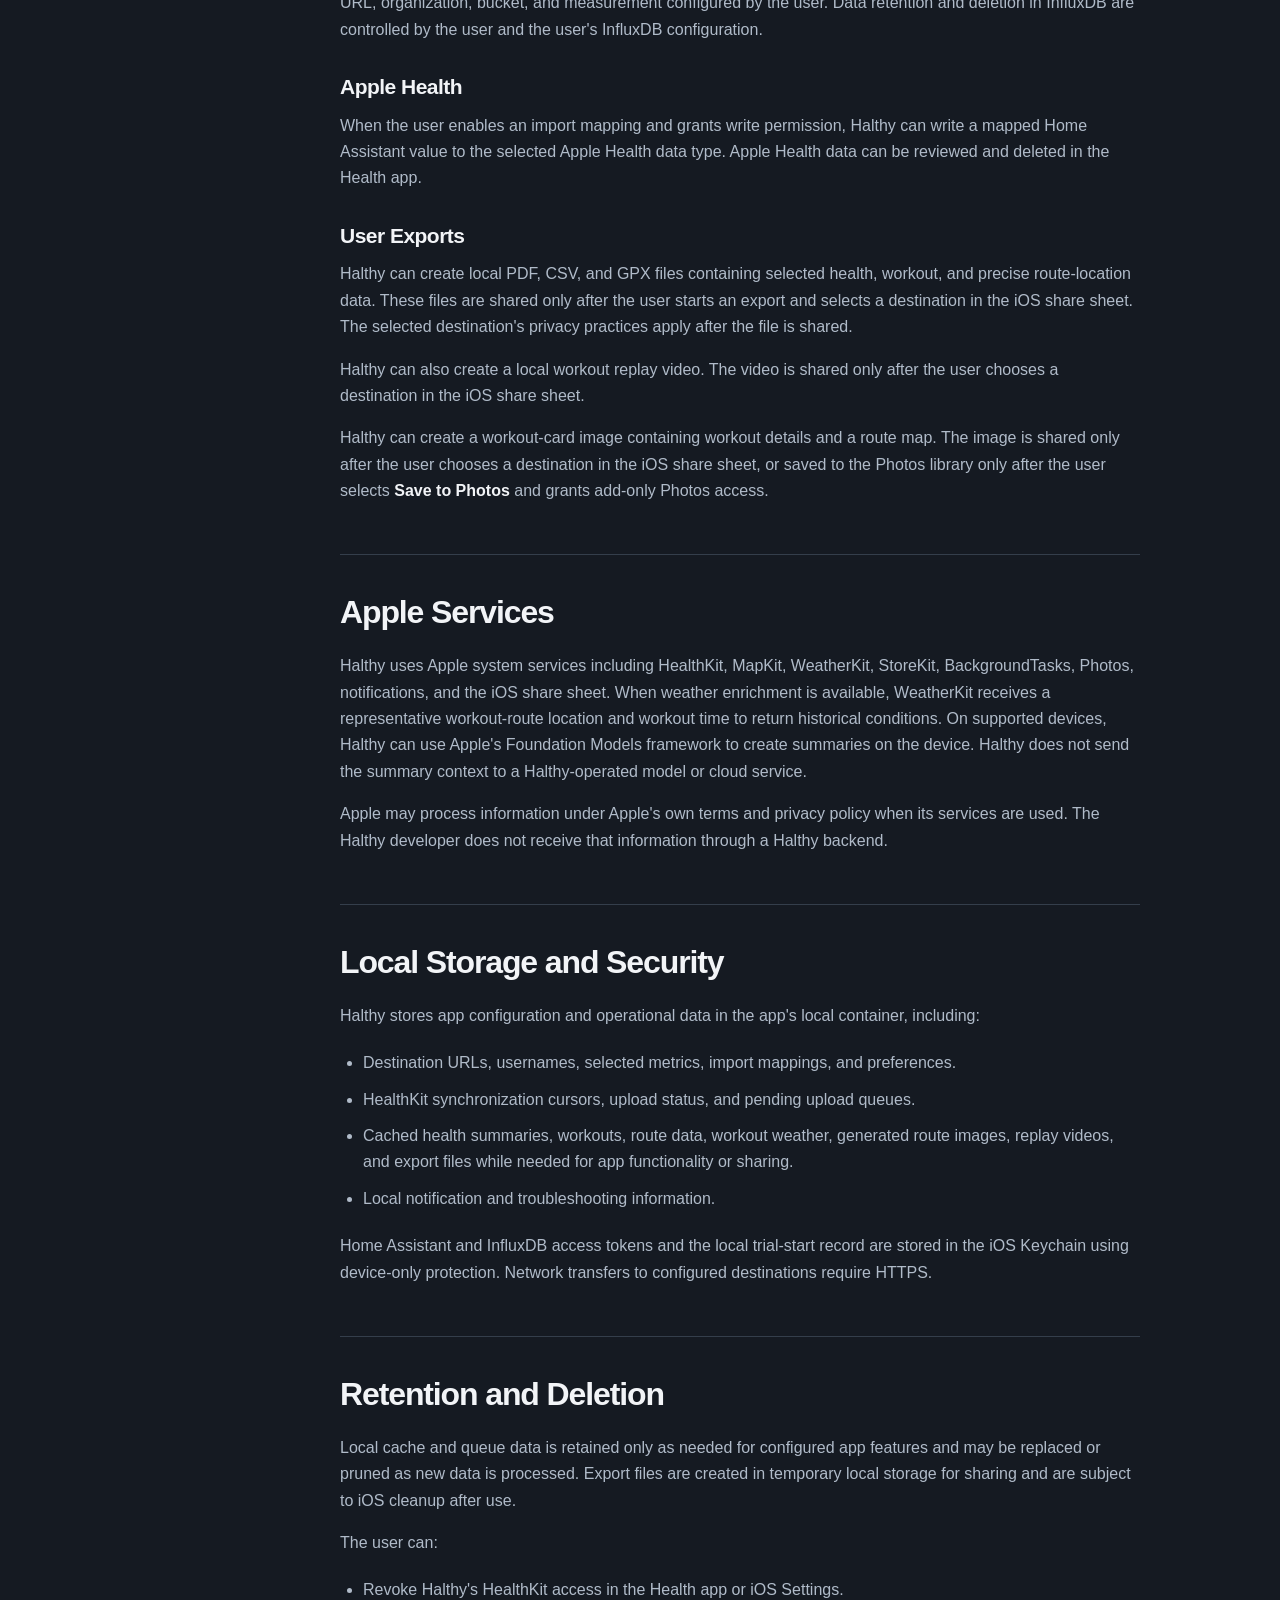
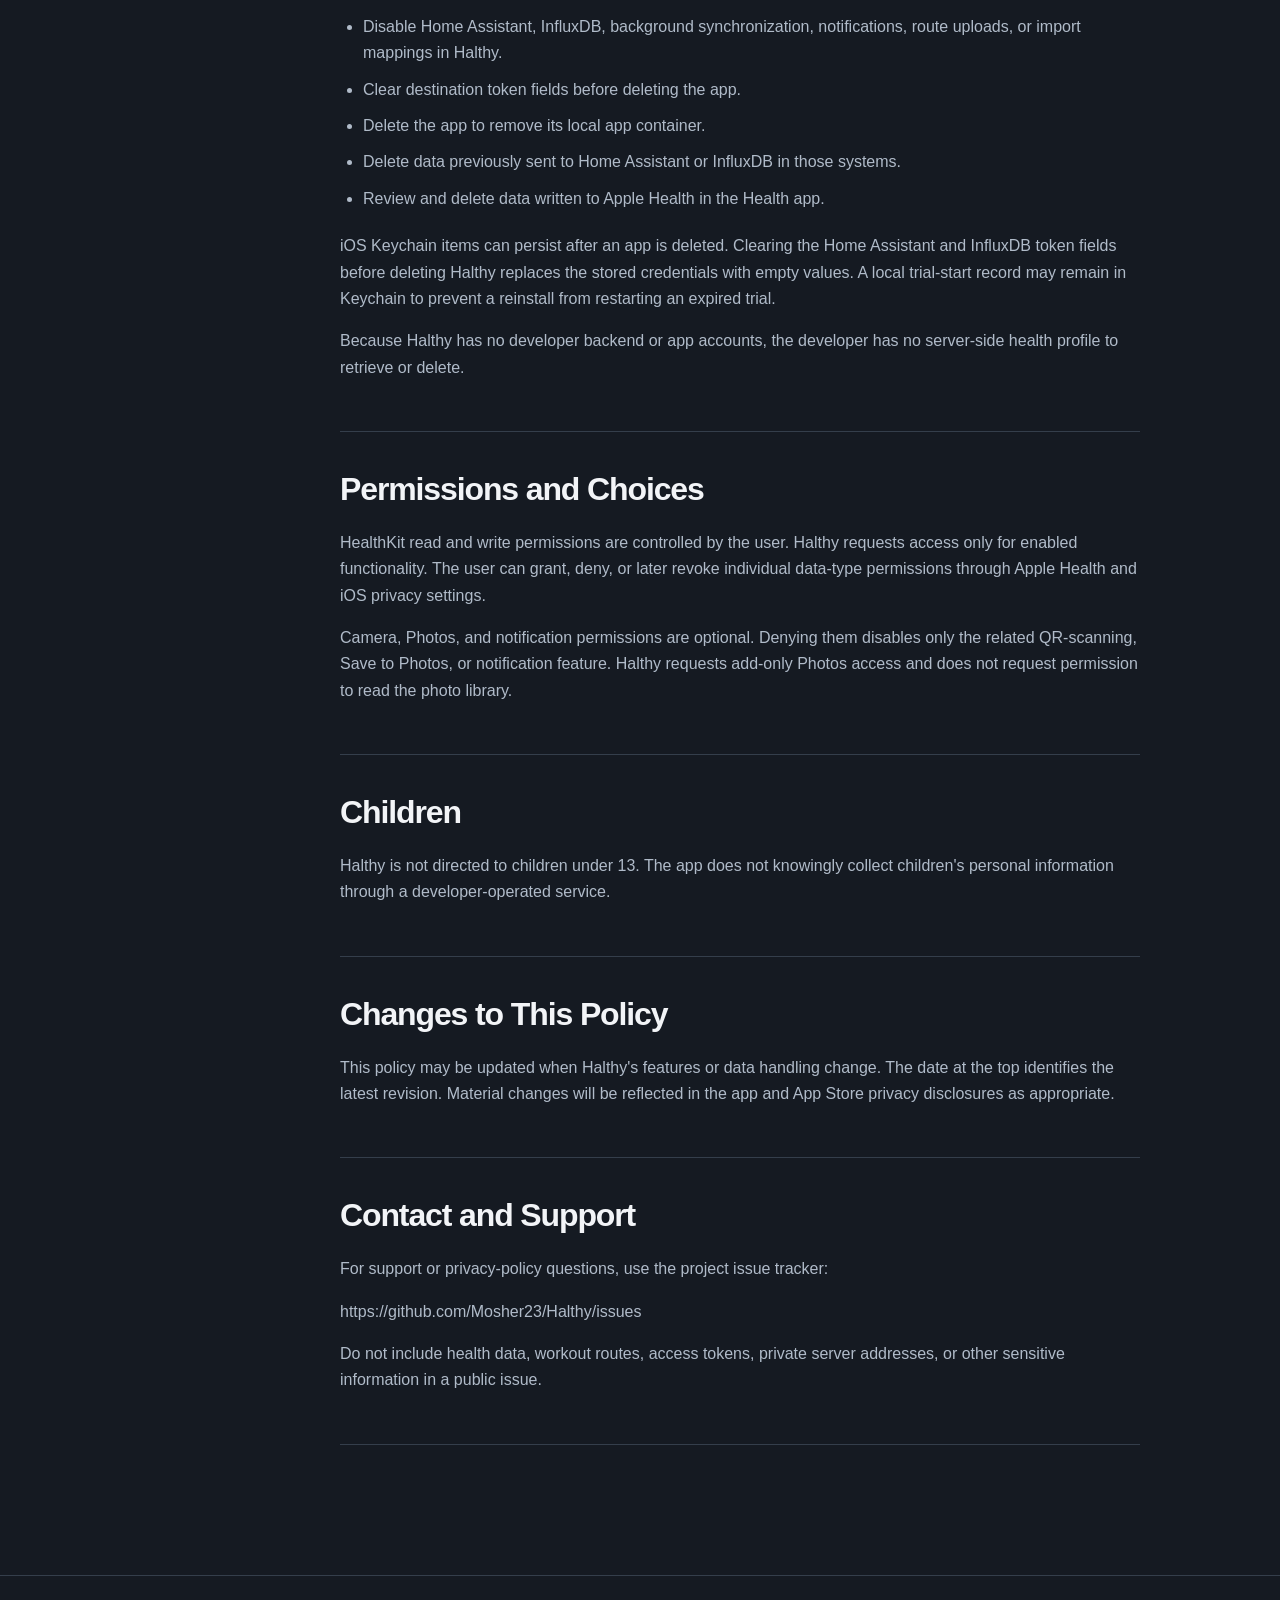
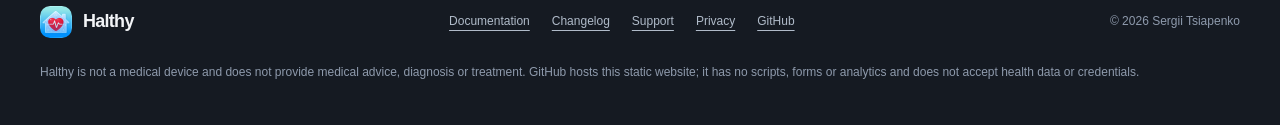
<file: docs/privacy.html>
<!doctype html>
<html lang="en"><head><meta charset="utf-8"><meta name="viewport" content="width=device-width, initial-scale=1">
<title>Halthy Privacy - Health, workouts and connected data</title>
<meta name="description" content="The complete Halthy privacy policy, reproduced from the repository source."><meta name="theme-color" content="#151a22"><meta name="referrer" content="strict-origin-when-cross-origin">
<meta http-equiv="Content-Security-Policy" content="default-src 'none'; img-src 'self'; style-src 'self'; base-uri 'none'; form-action 'none'">
<link rel="canonical" href="https://mosher23.github.io/Halthy/privacy.html"><link rel="icon" href="assets/app-icon.png"><link rel="stylesheet" href="assets/site.css">
</head><body><a class="skip-link" href="#main">Skip to content</a><header class="site-header"><nav class="wrap nav" aria-label="Main navigation">
<a class="brand" href="./" aria-label="Halthy home"><img src="assets/app-icon.png" width="40" height="40" alt="">Halthy<span class="brand-note">FOR IPHONE</span></a>
<div class="nav-links"><a href="./">Overview</a><a href="documentation.html">Guide</a><a href="changelog.html">Updates</a><a href="support.html">Support</a><a class="nav-download" href="https://apps.apple.com/app/halthy/id6798250587">Get the app <span aria-hidden="true">&#8599;</span></a></div>
</nav></header>
<main id="main"><div class="wrap"><div class="page-heading"><p class="eyebrow">HALTHY / PRIVACY</p><h1>Your data. Your choice.</h1><p class="lead">The complete Halthy privacy policy, reproduced from the repository source.</p></div></div>
<div class="wrap doc-layout"><nav class="doc-nav" aria-label="On this page"><strong>ON THIS PAGE</strong><a href="#summary">Summary</a>
<a href="#data-halthy-can-access">Data Halthy Can Access</a>
<a href="#how-data-is-used">How Data Is Used</a>
<a href="#developer-data-collection">Developer Data Collection</a>
<a href="#user-directed-destinations">User-Directed Destinations</a>
<a href="#apple-services">Apple Services</a>
<a href="#local-storage-and-security">Local Storage and Security</a>
<a href="#retention-and-deletion">Retention and Deletion</a>
<a href="#permissions-and-choices">Permissions and Choices</a>
<a href="#children">Children</a>
<a href="#changes-to-this-policy">Changes to This Policy</a>
<a href="#contact-and-support">Contact and Support</a></nav><article class="prose" aria-label="Privacy">
<p class="policy-source">Source: <a href="https://github.com/Mosher23/Halthy/blob/main/PRIVACY.md">PRIVACY.md</a></p><aside class="note"><p><strong>About this website:</strong> GitHub Pages hosts this static site. It has no forms, analytics, cookies set by Halthy or client-side scripts. GitHub handles hosting requests under its own <a href="https://docs.github.com/en/site-policy/privacy-policies/github-general-privacy-statement">privacy statement</a>. The app policy below is reproduced without changing its source wording.</p></aside>
<p>Last updated: August 30, 2026</p>
<p>Halthy is an iPhone app that reads selected Apple Health data, displays health and workout information on the device, and can send selected data to services that the user configures, such as Home Assistant and InfluxDB.</p>
<p>Halthy is not a medical device and does not provide medical advice, diagnosis, or treatment.</p>
<section id="summary">
<h2>Summary</h2>
<ul>
<li>Halthy does not operate a developer-controlled account system, analytics service, or health-data backend.</li>
<li>The Halthy developer does not collect health, fitness, workout-route, usage, or diagnostic data through the app.</li>
<li>Halthy does not sell personal information, use advertising identifiers, or track users across apps or websites.</li>
<li>Health, workout, and route data stays on the device unless the user exports it or enables a destination that the user controls.</li>
<li>Home Assistant and InfluxDB access tokens are stored in the iOS Keychain.</li>
<li>The user controls Apple Health permissions and chooses which data types Halthy may read or write.</li>
</ul>
</section>
<section id="data-halthy-can-access">
<h2>Data Halthy Can Access</h2>
<p>Depending on permissions and enabled features, Halthy can access:</p>
<ul>
<li>Selected HealthKit metrics, including activity, energy, distance, heart rate, blood oxygen, sleep, and related values.</li>
<li>Workout details, including type, start and end times, duration, distance, active energy, speed, elevation, cadence, heart-rate samples, and available zone information.</li>
<li>Workout-route locations, including latitude, longitude, altitude, timestamps, speed, and course when HealthKit provides them.</li>
<li>A representative workout-route location and workout time used to request historical conditions from Apple Weather when weather enrichment is available.</li>
<li>Home Assistant sensor values selected in an import mapping.</li>
<li>Camera frames while the user is actively scanning a QR code used to fill destination configuration.</li>
<li>Add-only access to the Photos library when the user chooses <strong>Save to Photos</strong> for a workout-card image. Halthy does not read the user&#39;s photo library.</li>
<li>App Store transaction information made available by StoreKit to verify the lifetime-access purchase on the device.</li>
</ul>
<p>The camera image is processed for QR recognition and is not uploaded to the Halthy developer.</p>
</section>
<section id="how-data-is-used">
<h2>How Data Is Used</h2>
<p>Halthy uses data only to provide features selected by the user:</p>
<ul>
<li>Displaying local health statistics, charts, summaries, workouts, maps, and route replays.</li>
<li>Enriching workout displays and generated route images with available workout-time conditions from Apple Weather.</li>
<li>Creating a workout replay video for the user to review or share.</li>
<li>Creating a workout-card image for sharing or optional saving to Photos.</li>
<li>Generating PDF, CSV, and optional GPX exports for the user to share through the iOS share sheet.</li>
<li>Sending selected data to the user&#39;s Home Assistant instance.</li>
<li>Sending selected raw data to the user&#39;s InfluxDB instance when enabled.</li>
<li>Reading selected Home Assistant sensor values and writing mapped values to Apple Health after write permission is granted.</li>
<li>Generating workout route images and uploading them to Home Assistant when enabled.</li>
<li>Creating local notifications for enabled events, such as repeated synchronization failures or workout uploads.</li>
<li>Creating optional local trend notifications based on changes from a recent on-device baseline.</li>
<li>Determining the local trial period and StoreKit-verified lifetime-access status.</li>
</ul>
</section>
<section id="developer-data-collection">
<h2>Developer Data Collection</h2>
<p>Halthy has no developer-operated server and does not include third-party analytics, advertising, tracking, or crash-reporting SDKs. The developer cannot access data sent to a Home Assistant or InfluxDB instance configured by the user.</p>
<p>For this reason, the app&#39;s current architecture does not collect data as Apple defines that term for App Store privacy disclosures: data is not transmitted in a way that allows the Halthy developer or an integrated third-party partner to access it beyond servicing a request.</p>
<p>If this architecture changes, this policy and the App Store privacy disclosures will be updated before the changed version is released.</p>
</section>
<section id="user-directed-destinations">
<h2>User-Directed Destinations</h2>
<h3 id="home-assistant">Home Assistant</h3>
<p>When enabled, Halthy sends selected health, workout, route, and synchronization data directly to the Home Assistant URL configured by the user, using the user&#39;s long-lived access token. Data retention and deletion in Home Assistant are controlled by the user and the user&#39;s Home Assistant configuration.</p>
<h3 id="influxdb">InfluxDB</h3>
<p>When enabled, Halthy sends selected raw HealthKit and optional workout-route data directly to the InfluxDB URL, organization, bucket, and measurement configured by the user. Data retention and deletion in InfluxDB are controlled by the user and the user&#39;s InfluxDB configuration.</p>
<h3 id="apple-health">Apple Health</h3>
<p>When the user enables an import mapping and grants write permission, Halthy can write a mapped Home Assistant value to the selected Apple Health data type. Apple Health data can be reviewed and deleted in the Health app.</p>
<h3 id="user-exports">User Exports</h3>
<p>Halthy can create local PDF, CSV, and GPX files containing selected health, workout, and precise route-location data. These files are shared only after the user starts an export and selects a destination in the iOS share sheet. The selected destination&#39;s privacy practices apply after the file is shared.</p>
<p>Halthy can also create a local workout replay video. The video is shared only after the user chooses a destination in the iOS share sheet.</p>
<p>Halthy can create a workout-card image containing workout details and a route map. The image is shared only after the user chooses a destination in the iOS share sheet, or saved to the Photos library only after the user selects <strong>Save to Photos</strong> and grants add-only Photos access.</p>
</section>
<section id="apple-services">
<h2>Apple Services</h2>
<p>Halthy uses Apple system services including HealthKit, MapKit, WeatherKit, StoreKit, BackgroundTasks, Photos, notifications, and the iOS share sheet. When weather enrichment is available, WeatherKit receives a representative workout-route location and workout time to return historical conditions. On supported devices, Halthy can use Apple&#39;s Foundation Models framework to create summaries on the device. Halthy does not send the summary context to a Halthy-operated model or cloud service.</p>
<p>Apple may process information under Apple&#39;s own terms and privacy policy when its services are used. The Halthy developer does not receive that information through a Halthy backend.</p>
</section>
<section id="local-storage-and-security">
<h2>Local Storage and Security</h2>
<p>Halthy stores app configuration and operational data in the app&#39;s local container, including:</p>
<ul>
<li>Destination URLs, usernames, selected metrics, import mappings, and preferences.</li>
<li>HealthKit synchronization cursors, upload status, and pending upload queues.</li>
<li>Cached health summaries, workouts, route data, workout weather, generated route images, replay videos, and export files while needed for app functionality or sharing.</li>
<li>Local notification and troubleshooting information.</li>
</ul>
<p>Home Assistant and InfluxDB access tokens and the local trial-start record are stored in the iOS Keychain using device-only protection. Network transfers to configured destinations require HTTPS.</p>
</section>
<section id="retention-and-deletion">
<h2>Retention and Deletion</h2>
<p>Local cache and queue data is retained only as needed for configured app features and may be replaced or pruned as new data is processed. Export files are created in temporary local storage for sharing and are subject to iOS cleanup after use.</p>
<p>The user can:</p>
<ul>
<li>Revoke Halthy&#39;s HealthKit access in the Health app or iOS Settings.</li>
<li>Disable Home Assistant, InfluxDB, background synchronization, notifications, route uploads, or import mappings in Halthy.</li>
<li>Clear destination token fields before deleting the app.</li>
<li>Delete the app to remove its local app container.</li>
<li>Delete data previously sent to Home Assistant or InfluxDB in those systems.</li>
<li>Review and delete data written to Apple Health in the Health app.</li>
</ul>
<p>iOS Keychain items can persist after an app is deleted. Clearing the Home Assistant and InfluxDB token fields before deleting Halthy replaces the stored credentials with empty values. A local trial-start record may remain in Keychain to prevent a reinstall from restarting an expired trial.</p>
<p>Because Halthy has no developer backend or app accounts, the developer has no server-side health profile to retrieve or delete.</p>
</section>
<section id="permissions-and-choices">
<h2>Permissions and Choices</h2>
<p>HealthKit read and write permissions are controlled by the user. Halthy requests access only for enabled functionality. The user can grant, deny, or later revoke individual data-type permissions through Apple Health and iOS privacy settings.</p>
<p>Camera, Photos, and notification permissions are optional. Denying them disables only the related QR-scanning, Save to Photos, or notification feature. Halthy requests add-only Photos access and does not request permission to read the photo library.</p>
</section>
<section id="children">
<h2>Children</h2>
<p>Halthy is not directed to children under 13. The app does not knowingly collect children&#39;s personal information through a developer-operated service.</p>
</section>
<section id="changes-to-this-policy">
<h2>Changes to This Policy</h2>
<p>This policy may be updated when Halthy&#39;s features or data handling change. The date at the top identifies the latest revision. Material changes will be reflected in the app and App Store privacy disclosures as appropriate.</p>
</section>
<section id="contact-and-support">
<h2>Contact and Support</h2>
<p>For support or privacy-policy questions, use the project issue tracker:</p>
<p>https://github.com/Mosher23/Halthy/issues</p>
<p>Do not include health data, workout routes, access tokens, private server addresses, or other sensitive information in a public issue.</p>
</section></article></div></main><footer class="site-footer"><div class="wrap footer-main"><a class="brand" href="./"><img src="assets/app-icon.png" width="32" height="32" alt="">Halthy</a><nav aria-label="Footer navigation"><a href="documentation.html">Documentation</a><a href="changelog.html">Changelog</a><a href="support.html">Support</a><a href="privacy.html">Privacy</a><a href="https://github.com/Mosher23/Halthy">GitHub</a></nav><span>&copy; 2026 Sergii Tsiapenko</span></div><p class="wrap fine">Halthy is not a medical device and does not provide medical advice, diagnosis or treatment. GitHub hosts this static website; it has no scripts, forms or analytics and does not accept health data or credentials.</p></footer></body></html>
</file>
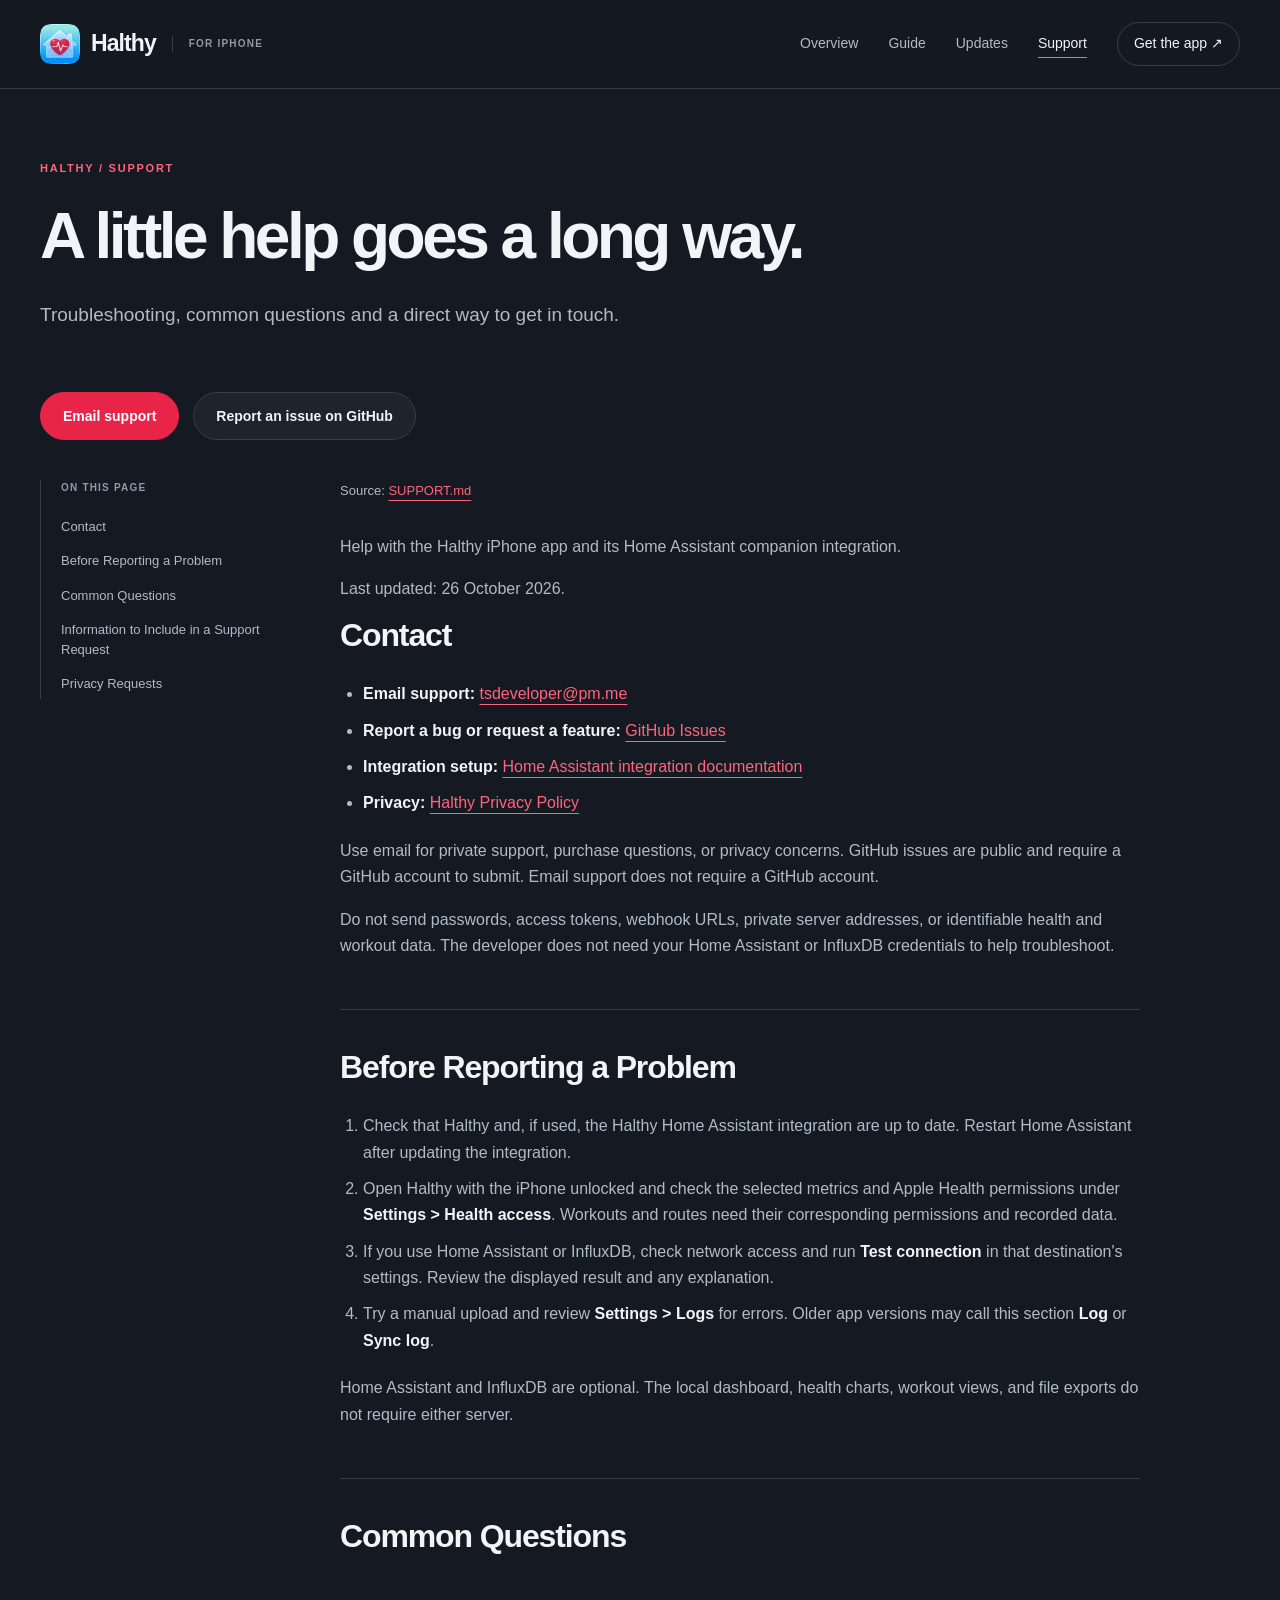
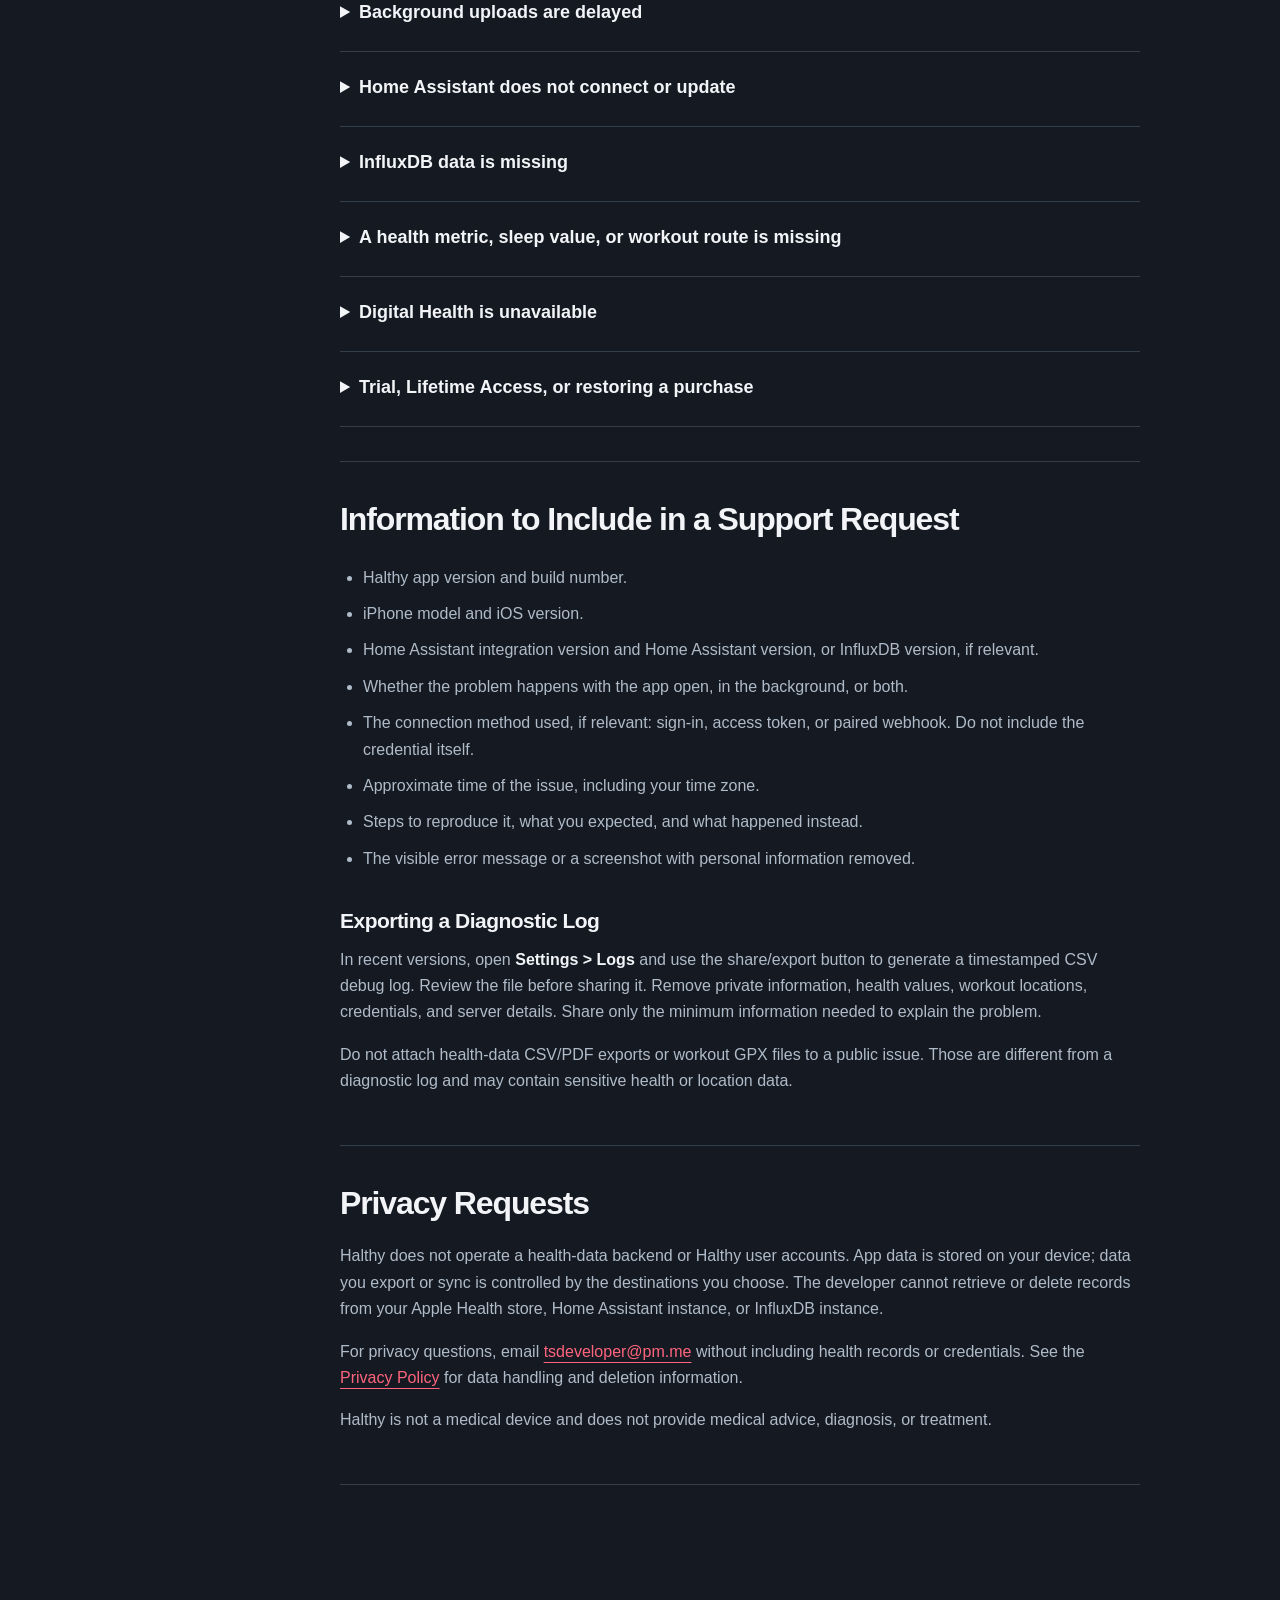
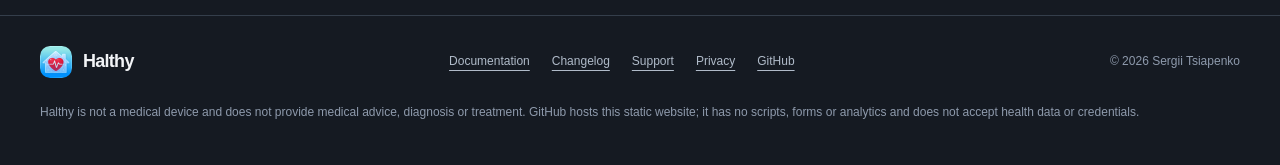
<file: docs/support.html>
<!doctype html>
<html lang="en"><head><meta charset="utf-8"><meta name="viewport" content="width=device-width, initial-scale=1">
<title>Halthy Support - Health, workouts and connected data</title>
<meta name="description" content="Troubleshooting, common questions and a direct way to get in touch."><meta name="theme-color" content="#151a22"><meta name="referrer" content="strict-origin-when-cross-origin">
<meta http-equiv="Content-Security-Policy" content="default-src 'none'; img-src 'self'; style-src 'self'; base-uri 'none'; form-action 'none'">
<link rel="canonical" href="https://mosher23.github.io/Halthy/support.html"><link rel="icon" href="assets/app-icon.png"><link rel="stylesheet" href="assets/site.css">
</head><body><a class="skip-link" href="#main">Skip to content</a><header class="site-header"><nav class="wrap nav" aria-label="Main navigation">
<a class="brand" href="./" aria-label="Halthy home"><img src="assets/app-icon.png" width="40" height="40" alt="">Halthy<span class="brand-note">FOR IPHONE</span></a>
<div class="nav-links"><a href="./">Overview</a><a href="documentation.html">Guide</a><a href="changelog.html">Updates</a><a href="support.html" aria-current="page">Support</a><a class="nav-download" href="https://apps.apple.com/app/halthy/id6798250587">Get the app <span aria-hidden="true">&#8599;</span></a></div>
</nav></header>
<main id="main"><div class="wrap"><div class="page-heading"><p class="eyebrow">HALTHY / SUPPORT</p><h1>A little help goes a long way.</h1><p class="lead">Troubleshooting, common questions and a direct way to get in touch.</p></div></div>
<div class="wrap contact-strip"><a class="button primary" href="mailto:tsdeveloper@pm.me">Email support</a><a class="button secondary" href="https://github.com/Mosher23/Halthy/issues">Report an issue on GitHub</a></div><div class="wrap doc-layout"><nav class="doc-nav" aria-label="On this page"><strong>ON THIS PAGE</strong><a href="#contact">Contact</a>
<a href="#before-reporting-a-problem">Before Reporting a Problem</a>
<a href="#common-questions">Common Questions</a>
<a href="#information-to-include-in-a-support-request">Information to Include in a Support Request</a>
<a href="#privacy-requests">Privacy Requests</a></nav><article class="prose" aria-label="Support">
<p class="policy-source">Source: <a href="https://github.com/Mosher23/Halthy/blob/main/SUPPORT.md">SUPPORT.md</a></p>
<p>Help with the Halthy iPhone app and its Home Assistant companion integration.</p>
<p>Last updated: 26 October 2026.</p>
<section id="contact">
<h2>Contact</h2>
<ul>
<li><strong>Email support:</strong> <a href="mailto:tsdeveloper@pm.me">tsdeveloper@pm.me</a></li>
<li><strong>Report a bug or request a feature:</strong> <a href="https://github.com/Mosher23/Halthy/issues">GitHub Issues</a></li>
<li><strong>Integration setup:</strong> <a href="https://github.com/Mosher23/Halthy/blob/main/custom_components/halthy/README.md">Home Assistant integration documentation</a></li>
<li><strong>Privacy:</strong> <a href="https://github.com/Mosher23/Halthy/blob/main/PRIVACY.md">Halthy Privacy Policy</a></li>
</ul>
<p>Use email for private support, purchase questions, or privacy concerns. GitHub issues are public and require a GitHub account to submit. Email support does not require a GitHub account.</p>
<p>Do not send passwords, access tokens, webhook URLs, private server addresses, or identifiable health and workout data. The developer does not need your Home Assistant or InfluxDB credentials to help troubleshoot.</p>
</section>
<section id="before-reporting-a-problem">
<h2>Before Reporting a Problem</h2>
<ol>
<li>Check that Halthy and, if used, the Halthy Home Assistant integration are up to date. Restart Home Assistant after updating the integration.</li>
<li>Open Halthy with the iPhone unlocked and check the selected metrics and Apple Health permissions under <strong>Settings &gt; Health access</strong>. Workouts and routes need their corresponding permissions and recorded data.</li>
<li>If you use Home Assistant or InfluxDB, check network access and run <strong>Test connection</strong> in that destination&#39;s settings. Review the displayed result and any explanation.</li>
<li>Try a manual upload and review <strong>Settings &gt; Logs</strong> for errors. Older app versions may call this section <strong>Log</strong> or <strong>Sync log</strong>.</li>
</ol>
<p>Home Assistant and InfluxDB are optional. The local dashboard, health charts, workout views, and file exports do not require either server.</p>
</section>
<section id="common-questions">
<h2>Common Questions</h2>
<details id="background-uploads-are-delayed"><summary>Background uploads are delayed</summary>
<p>iOS controls when Halthy can run in the background. Enable background upload in Halthy and check the app&#39;s Background App Refresh permission in iPhone Settings. Low Power Mode, network availability, and system scheduling can delay work. Some HealthKit data is unavailable while the iPhone is locked.</p>
<p>Background uploads are best effort, not a guarantee of continuous execution or uploads at a fixed interval. Open the app with the iPhone unlocked and use a manual upload when you need an immediate attempt. Historical imports may continue over multiple syncs.</p>
</details><details id="home-assistant-does-not-connect-or-update"><summary>Home Assistant does not connect or update</summary>
<p>Confirm that the Halthy integration is installed, Home Assistant has been restarted after installation or updates, and the configured HTTPS server address is reachable from the iPhone.</p>
<p>For token-based setup, check that the token is valid and the app username matches the Halthy integration profile. For native sign-in or paired webhook delivery, review the saved connection and pairing in Halthy. Keep webhook URLs private. Follow any sign-in or recovery instructions shown by the app rather than repeatedly creating new pairings.</p>
<p>Home Assistant entity states show current readings; they are not a complete raw sample history. Historical imports can require multiple upload passes. See the integration documentation for statistics and retention behavior.</p>
</details><details id="influxdb-data-is-missing"><summary>InfluxDB data is missing</summary>
<p>Check the HTTPS address, organization, bucket, measurement, and token permissions in <strong>Settings &gt; InfluxDB</strong>. Confirm that the desired health metrics and export options are selected. Run its connection test, then try a manual upload. A current snapshot and a historical sample import are different operations, so inspect the logs before assuming the full history has completed.</p>
</details><details id="a-health-metric-sleep-value-or-workout-route-is-missing"><summary>A health metric, sleep value, or workout route is missing</summary>
<p>Check that the corresponding record exists in Apple Health and that Halthy has permission to read it. Apple does not reveal individual read-permission decisions to apps, so review permissions in Apple Health if needed.</p>
<p>Some sources deliver or revise measurements after the activity has finished. A later upload can therefore update sleep totals or other recorded values. Workout maps and GPX exports require an available workout route, not just a workout summary.</p>
</details><details id="digital-health-is-unavailable"><summary>Digital Health is unavailable</summary>
<p>Digital Health is optional and uses separate Screen Time data-access permission. It requires iOS 26.4 or later, a device in the EU, and an EU Apple Account. Availability is determined by Apple&#39;s authorization system; selecting an EU language or region in the app does not enable access.</p>
</details><details id="trial-lifetime-access-or-restoring-a-purchase"><summary>Trial, Lifetime Access, or restoring a purchase</summary>
<p>Halthy offers a seven-day trial that you start yourself and a one-time Lifetime Access purchase. It is not a subscription, and the trial does not automatically charge you.</p>
<p>If you have already purchased Lifetime Access, use <strong>Restore Purchase</strong> with the Apple Account used for the purchase. Contact support if access is not restored. Never post payment details or receipts in a public issue.</p>
</details></section>
<section id="information-to-include-in-a-support-request">
<h2>Information to Include in a Support Request</h2>
<ul>
<li>Halthy app version and build number.</li>
<li>iPhone model and iOS version.</li>
<li>Home Assistant integration version and Home Assistant version, or InfluxDB version, if relevant.</li>
<li>Whether the problem happens with the app open, in the background, or both.</li>
<li>The connection method used, if relevant: sign-in, access token, or paired webhook. Do not include the credential itself.</li>
<li>Approximate time of the issue, including your time zone.</li>
<li>Steps to reproduce it, what you expected, and what happened instead.</li>
<li>The visible error message or a screenshot with personal information removed.</li>
</ul>
<h3 id="exporting-a-diagnostic-log">Exporting a Diagnostic Log</h3>
<p>In recent versions, open <strong>Settings &gt; Logs</strong> and use the share/export button to generate a timestamped CSV debug log. Review the file before sharing it. Remove private information, health values, workout locations, credentials, and server details. Share only the minimum information needed to explain the problem.</p>
<p>Do not attach health-data CSV/PDF exports or workout GPX files to a public issue. Those are different from a diagnostic log and may contain sensitive health or location data.</p>
</section>
<section id="privacy-requests">
<h2>Privacy Requests</h2>
<p>Halthy does not operate a health-data backend or Halthy user accounts. App data is stored on your device; data you export or sync is controlled by the destinations you choose. The developer cannot retrieve or delete records from your Apple Health store, Home Assistant instance, or InfluxDB instance.</p>
<p>For privacy questions, email <a href="mailto:tsdeveloper@pm.me">tsdeveloper@pm.me</a> without including health records or credentials. See the <a href="https://github.com/Mosher23/Halthy/blob/main/PRIVACY.md">Privacy Policy</a> for data handling and deletion information.</p>
<p>Halthy is not a medical device and does not provide medical advice, diagnosis, or treatment.</p>
</section></article></div></main><footer class="site-footer"><div class="wrap footer-main"><a class="brand" href="./"><img src="assets/app-icon.png" width="32" height="32" alt="">Halthy</a><nav aria-label="Footer navigation"><a href="documentation.html">Documentation</a><a href="changelog.html">Changelog</a><a href="support.html">Support</a><a href="privacy.html">Privacy</a><a href="https://github.com/Mosher23/Halthy">GitHub</a></nav><span>&copy; 2026 Sergii Tsiapenko</span></div><p class="wrap fine">Halthy is not a medical device and does not provide medical advice, diagnosis or treatment. GitHub hosts this static website; it has no scripts, forms or analytics and does not accept health data or credentials.</p></footer></body></html>
</file>
<file: docs/assets/site.css>
@charset "UTF-8";
:root{color-scheme:dark;--bg:#151a22;--surface:#1d242e;--surface-raised:#242c37;--ink:#f2f4f7;--muted:#b0bbc9;--faint:#8e9aac;--line:#343e4b;--red:#ff647d;--scarlet:#e82449;--blue:#62d5fc;--mint:#8ed6c0;--radius:24px;--font:"Avenir Next",Avenir,"Trebuchet MS",sans-serif;font-family:var(--font);font-synthesis:none;scroll-behavior:smooth;scroll-padding-top:100px}
*{box-sizing:border-box}body{margin:0;background:var(--bg);color:var(--ink);font-size:16px;line-height:1.65}a{color:var(--red);text-underline-offset:5px}a:hover{text-decoration-thickness:2px}a:focus-visible,summary:focus-visible{outline:3px solid var(--blue);outline-offset:6px;border-radius:5px}img{display:block;max-width:100%;height:auto}figure{margin:0}h1,h2,h3,p{margin-top:0}h1,h2,h3{line-height:1.12}h1,h2{letter-spacing:-.055em}h1{font-size:clamp(54px,6.2vw,86px);font-weight:750;margin-bottom:26px}h1 span{color:var(--red)}h2{font-size:clamp(36px,4vw,54px);font-weight:700;margin-bottom:24px}h3{font-size:20px;letter-spacing:-.025em;margin-bottom:10px}.wrap{width:min(1200px,calc(100% - 64px));margin-inline:auto}.site-header{position:sticky;top:0;z-index:5;background:#151a22f5;border-bottom:1px solid var(--line);backdrop-filter:blur(16px)}.nav{min-height:88px;display:flex;justify-content:space-between;align-items:center;gap:28px}.brand{display:inline-flex;align-items:center;gap:11px;color:var(--ink);font-size:23px;font-weight:750;letter-spacing:-.04em;text-decoration:none}.brand img{border-radius:10px;flex-shrink:0}.brand-note{font-size:10px;color:var(--faint);font-weight:600;letter-spacing:.12em;border-left:1px solid var(--line);margin-left:5px;padding-left:16px}.nav-links{display:flex;gap:30px;align-items:center}.nav-links>a{color:var(--muted);font-size:14px;text-decoration:none;padding-block:10px}.nav-links>a[aria-current=page]{color:var(--ink);text-decoration:underline;text-decoration-color:var(--red);text-underline-offset:9px}.nav-links .nav-download{color:var(--ink);border:1px solid var(--line);padding:9px 16px;border-radius:99px}.nav-links a:hover{color:var(--ink)}.eyebrow{font-size:11px;letter-spacing:.16em;font-weight:700;color:var(--red);margin-bottom:24px}.live-dot{display:inline-block;width:6px;height:6px;border-radius:50%;background:var(--red);margin-right:9px;vertical-align:2px}.hero{display:grid;grid-template-columns:1fr 1fr;gap:40px;align-items:center;padding-block:72px 64px;overflow:hidden}.hero .lead{max-width:480px}.lead{font-size:19px;line-height:1.7;color:var(--muted);max-width:560px}.body-muted{color:var(--muted)}.actions{display:flex;gap:24px;align-items:center;flex-wrap:wrap;margin:30px 0 20px}.button{display:inline-flex;align-items:center;justify-content:center;gap:12px;min-height:48px;padding:12px 22px;border-radius:99px;font-size:14px;font-weight:650;text-decoration:none;line-height:1.5;transition:background .2s,transform .2s}.button:hover{transform:translateY(-2px)}.button.primary{background:var(--scarlet);color:#fff;border:1px solid var(--scarlet)}.button.primary:hover{background:#c81839}.button.secondary{background:var(--surface);border:1px solid var(--line);color:var(--ink)}.text-link{display:inline-flex;gap:10px;align-items:center;font-size:14px;font-weight:600}.fine{font-size:12px;line-height:1.8;color:var(--faint)}.hero-stage{height:620px;position:relative;background:radial-gradient(ellipse at 55% 45%,#a42e4d2b,transparent 66%),radial-gradient(circle at 75% 80%,#16748b24,transparent 55%)}.hero-phone{position:absolute;width:46%;border:2px solid #4d5662;border-radius:32px;background:#11161c;box-shadow:0 26px 45px #0006}.phone-back{left:4%;top:16px;transform:rotate(-8deg)}.phone-front{right:2%;top:92px;transform:rotate(7deg)}.orbit{position:absolute;border:1px solid #394453;inset:45px -20px 30px;border-radius:50%;transform:rotate(-30deg)}.orbit-two{inset:100px 20px 75px;transform:rotate(30deg);border-color:#71384c55}.stage-caption{position:absolute;bottom:5px;left:0;right:0;text-align:center;font-size:11px;color:var(--faint);letter-spacing:.06em}.capability-strip{border-block:1px solid var(--line);display:flex;justify-content:space-between;gap:20px;padding-block:24px;color:var(--muted);font-size:13px}.ha-label{color:var(--blue)}.section{padding-block:100px}.section-heading{display:flex;justify-content:space-between;align-items:flex-end;gap:60px;margin-bottom:44px}.section-heading h2{margin-bottom:0}.section-heading>p{max-width:360px;color:var(--muted);font-size:17px;margin-bottom:4px}.screenshot-gallery{display:grid;grid-template-columns:repeat(3,minmax(0,1fr));gap:26px}.screenshot-gallery img{border:1px solid var(--line);border-radius:24px;transition:transform .25s}.screenshot-gallery a:hover img{transform:translateY(-5px)}.screenshot-gallery figcaption{display:flex;gap:16px;padding-top:24px}.index{font-size:12px;color:var(--red);font-weight:650;letter-spacing:.06em;flex-shrink:0}.screenshot-gallery h3{font-size:19px}.screenshot-gallery p{font-size:14px;color:var(--muted);margin-bottom:0}.gallery-note{margin-top:28px}.export-band{background:radial-gradient(ellipse at 20% 10%,#e8244912,transparent 60%),#11161e;border-block:1px solid var(--line);padding-block:88px}.export-layout{display:grid;grid-template-columns:1.05fr 1fr;gap:110px;align-items:center}.export-formats article{display:flex;gap:24px;align-items:center;padding-block:24px;border-bottom:1px solid var(--line)}.export-formats article:first-child{padding-top:0}.export-formats article:last-child{border-bottom:0;padding-bottom:0}.file-type{display:flex;align-items:center;justify-content:center;flex-shrink:0;width:70px;height:85px;border:1px solid #864052;border-radius:8px 18px 8px 8px;background:#e8244910;color:#ff9aab;font-size:17px;font-weight:700;letter-spacing:.08em}.export-formats h3{margin-bottom:6px}.export-formats p{font-size:14px;color:var(--muted);margin-bottom:0}.connections-layout{display:grid;grid-template-columns:1fr 1fr;gap:100px;align-items:center}.connection-visual{min-height:420px;border:1px solid var(--line);border-radius:var(--radius);background:radial-gradient(ellipse at 50% 90%,#187e9c20,transparent 70%),radial-gradient(#5c6c7e44 .7px,transparent .7px);background-size:auto,20px 20px;display:flex;flex-direction:column;align-items:center;justify-content:center;padding:34px 18px}.connection-visual .eyebrow{color:var(--faint);font-size:10px}.connection-visual>img{border-radius:20px}.connection-path{height:46px;width:1px;background:linear-gradient(var(--red),var(--blue));margin-block:14px}.destination-pills{display:flex;gap:12px;justify-content:center;flex-wrap:wrap}.destination{padding:7px 16px;border-radius:99px;font-size:13px;font-weight:600;border:1px solid}.destination.ha{color:var(--blue);border-color:#18bcf266;background:#063649}.destination.influx{color:var(--mint);border-color:#8ed6c055;background:#17382f}.connection-visual>p:last-child{text-align:center;font-size:13px;color:var(--muted);margin:24px 0 0}.privacy-callout{border-block:1px solid var(--line);padding-block:42px;display:grid;grid-template-columns:auto 1fr auto;gap:32px;align-items:center}.privacy-mark{width:60px;height:60px;border-radius:50%;border:1px solid #8ed6c055;display:grid;place-items:center;background:#8ed6c010;color:var(--mint);font-size:36px}.privacy-callout .eyebrow{margin-bottom:12px;color:var(--mint)}.privacy-callout h2{font-size:32px;margin-bottom:12px}.privacy-callout p:not(.eyebrow){max-width:580px;color:var(--muted);font-size:15px;margin-bottom:0}.guide-links{display:grid;grid-template-columns:repeat(3,minmax(0,1fr));gap:30px}.guide-links>a{color:var(--ink);text-decoration:none;border-top:1px solid var(--line);padding-block:24px;position:relative}.guide-links .index{display:block;margin-bottom:18px}.guide-links h3{max-width:90%;font-size:21px}.guide-links p{font-size:14px;color:var(--muted);max-width:290px;margin-bottom:0}.guide-links>a>span:last-child{position:absolute;top:20px;right:0;color:var(--red)}.guide-links>a:hover{border-color:var(--red)}.brand-banner img{border:1px solid var(--line);border-radius:24px}.brand-banner figcaption{margin:15px 0}.final-cta{padding-block:85px;text-align:center}.final-cta>img{margin:0 auto 24px;border-radius:15px}.final-cta h2{font-size:52px}.site-footer{border-top:1px solid var(--line);padding-block:30px}.footer-main{display:flex;align-items:center;justify-content:space-between;gap:24px;font-size:12px;color:var(--faint);margin-bottom:24px}.footer-main .brand{font-size:18px}.footer-main nav{display:flex;gap:22px;flex-wrap:wrap}.footer-main nav a{color:var(--muted)}.skip-link{position:fixed;top:-100px;left:20px;z-index:20;padding:12px 18px;background:var(--ink);color:var(--bg);border-radius:8px}.skip-link:focus{top:10px}
/* Documentation shares the visual language, with a stable reading column. */
.page-heading{padding-block:70px 42px;max-width:850px}.page-heading h1{font-size:clamp(44px,5vw,68px)}.page-heading .lead{max-width:700px}.doc-layout{display:grid;grid-template-columns:220px minmax(0,1fr);gap:80px;align-items:start;padding-bottom:90px}.doc-nav{position:sticky;top:120px;display:flex;flex-direction:column;gap:5px;border-left:1px solid var(--line);padding-left:20px}.doc-nav a{font-size:13px;color:var(--muted);text-decoration:none;padding-block:5px;line-height:1.5}.doc-nav a:hover{color:var(--ink)}.doc-nav strong{font-size:10px;letter-spacing:.12em;color:var(--faint);padding-bottom:10px}.prose{max-width:800px;min-width:0;overflow-wrap:anywhere}.prose section{scroll-margin-top:115px;padding-bottom:34px;margin-bottom:40px;border-bottom:1px solid var(--line)}.prose h2{font-size:32px;letter-spacing:-.035em;margin:0 0 22px}.prose h3{font-size:21px;margin:32px 0 14px}.prose h4{font-size:17px;margin:25px 0 10px}.prose p,.prose li{color:var(--muted)}.prose li{padding-block:5px}.prose ul,.prose ol{padding-left:23px}.prose strong{color:var(--ink);font-weight:650}.prose code{font-family:ui-monospace,"SFMono-Regular",Consolas,monospace;background:var(--surface-raised);padding:2px 6px;border-radius:4px;font-size:.85em;color:#e8d3d9}.prose pre{max-width:100%;overflow-x:auto;padding:22px;border:1px solid var(--line);background:#10151c;border-radius:14px;line-height:1.6}.prose pre code{padding:0;background:none;color:var(--muted);font-size:13px}.note{border-left:2px solid var(--red);padding:16px 20px;background:#ff647d08;border-radius:0 12px 12px 0;margin-block:24px}.note p:last-child{margin-bottom:0}.prose details{border-bottom:1px solid var(--line);padding-block:22px}.prose summary{font-size:18px;font-weight:650;cursor:pointer;color:var(--ink);line-height:1.5;min-height:30px}.prose details[open]>summary{margin-bottom:18px}.prose table{border-collapse:collapse;width:100%;font-size:14px;margin-block:25px}.prose td,.prose th{text-align:left;border-bottom:1px solid var(--line);padding:12px 10px;vertical-align:top}.prose th{color:var(--ink)}.prose td{color:var(--muted)}.table-scroll{overflow-x:auto}.contact-strip{display:flex;gap:14px;flex-wrap:wrap;padding-bottom:40px}.policy-source{font-size:13px;color:var(--faint);margin-bottom:32px}.document-image{border:1px solid var(--line);border-radius:15px;max-width:600px;margin-block:26px}
@media(min-width:900px){.hero-copy{animation:arrive .65s both}.hero-stage{animation:arrive .9s .1s both}}@keyframes arrive{from{opacity:0;transform:translateY(14px)}to{opacity:1;transform:translateY(0)}}
@media(max-width:1050px){.brand-note{display:none}.hero{gap:20px}.hero-stage{height:540px}.hero-phone{width:48%;border-radius:26px}.phone-front{top:82px}.phone-back{top:20px}.stage-caption{bottom:12px}.export-layout{gap:60px}.connections-layout{gap:55px}.privacy-callout{grid-template-columns:auto 1fr}.privacy-callout>.text-link{grid-column:2}.doc-layout{gap:45px;grid-template-columns:180px minmax(0,1fr)}.footer-main{flex-wrap:wrap}.section-heading{gap:35px}}
@media(max-width:760px){:root{scroll-padding-top:90px}.wrap{width:calc(100% - 40px)}.nav{min-height:74px;gap:16px}.brand{font-size:21px}.brand img{width:34px;height:34px}.nav-links{gap:20px}.nav-links>a{font-size:13px}.nav-links>a[href="#explore"]{display:none}.nav-download{display:none!important}.hero{grid-template-columns:1fr;padding-block:52px 36px;gap:36px;overflow:visible}.hero h1{font-size:clamp(52px,12vw,78px)}.hero .lead{max-width:590px}.hero-copy .eyebrow{font-size:10px}.lead{font-size:17px}.hero-stage{width:min(450px,100%);height:555px;margin:auto;overflow:hidden}.hero-phone{width:46%;border-radius:25px}.phone-back{top:8px;left:5%}.phone-front{top:65px;right:4%}.stage-caption{bottom:2px}.orbit{inset:35px 0 30px}.actions{gap:20px}.capability-strip{flex-wrap:wrap;justify-content:center;gap:12px 24px;text-align:center;font-size:12px}.section{padding-block:68px}.section-heading{display:block;margin-bottom:32px}.section-heading>p{max-width:500px;margin-top:22px;font-size:16px}.section-heading .eyebrow{font-size:10px}.screenshot-gallery{gap:16px;grid-template-columns:repeat(3,minmax(0,1fr))}.screenshot-gallery img{border-radius:14px}.screenshot-gallery figcaption{display:block;padding-top:16px}.screenshot-gallery .index{display:block;margin-bottom:10px}.screenshot-gallery h3{font-size:15px}.screenshot-gallery p{font-size:12px}.gallery-note{font-size:11px}.export-band{padding-block:64px}.export-layout,.connections-layout{grid-template-columns:1fr;gap:42px}.export-layout h2{font-size:38px}.export-formats article{gap:20px}.connection-visual{min-height:340px}.privacy-callout{gap:22px;grid-template-columns:1fr}.privacy-mark{display:none}.privacy-callout>.text-link{grid-column:auto}.guide-links{grid-template-columns:1fr;gap:10px}.guide-links>a{padding-block:22px}.guide-links .index{margin-bottom:13px}.guide-links p{max-width:90%}.brand-banner img{border-radius:14px}.brand-banner figcaption{font-size:11px}.final-cta{padding-block:65px}.final-cta h2{font-size:44px}.footer-main{display:block}.footer-main nav{margin-block:24px;gap:18px}.page-heading{padding-block:46px 26px}.doc-layout{grid-template-columns:1fr;gap:35px;padding-bottom:50px}.doc-nav{position:static;display:flex;flex-direction:row;flex-wrap:wrap;gap:8px 18px;border:1px solid var(--line);border-radius:16px;background:var(--surface);padding:18px}.doc-nav strong{width:100%;padding-bottom:2px}.doc-nav a{font-size:12px;padding-block:4px}.prose h2{font-size:29px}.prose h3{font-size:20px}.prose section{padding-bottom:28px;margin-bottom:32px}}
@media(max-width:420px){.hero-stage{height:455px}.hero-phone{border-radius:21px}.stage-caption{font-size:10px;bottom:0}.screenshot-gallery{grid-template-columns:1fr;gap:32px}.screenshot-gallery figure{max-width:340px;margin-inline:auto}.screenshot-gallery figcaption{display:flex;gap:14px}.screenshot-gallery h3{font-size:19px}.screenshot-gallery p{font-size:14px}.screenshot-gallery img{border-radius:22px}.brand{gap:8px}.nav-links{gap:15px}.nav-links>a{font-size:12px}.eyebrow{font-size:10px}}
@media(prefers-reduced-motion:reduce){:root{scroll-behavior:auto}*,*::before,*::after{animation:none!important;transition:none!important}}
@media(prefers-reduced-transparency:reduce){.site-header{background:var(--bg);backdrop-filter:none}}
@media print{body{background:white;color:#111}.site-header,.doc-nav,.site-footer,.contact-strip{display:none}.wrap{width:100%}.doc-layout{display:block}.prose{max-width:none}.prose p,.prose li{color:#222}a{color:#111}h1,h2,h3{break-after:avoid}.prose pre{background:#eee}.note{background:#eee}details{display:block}details>*{display:block}}
/* Keep both hero screens inside their display area, including rotation. */
@media(min-width:761px){.hero-phone{width:44%}.phone-back{left:6%;top:16px;transform:rotate(-6deg)}.phone-front{right:6%;top:78px;transform:rotate(6deg)}}
/* Scale editorial type for narrow phones rather than breaking each phrase. */
h1{font-weight:700}
@media(max-width:760px){.hero h1{font-size:clamp(38px,11vw,70px)}}
@media(max-width:420px){.nav-links>a[href="./"]{display:none}}
@media(min-width:761px) and (max-width:900px){.hero{grid-template-columns:1fr}.hero-copy{max-width:650px}.hero-stage{width:500px;max-width:100%;height:620px;margin:auto}}
@media(min-width:421px) and (max-width:600px){.screenshot-gallery{grid-template-columns:1fr;gap:32px}.screenshot-gallery figure{max-width:360px;margin-inline:auto}.screenshot-gallery figcaption{display:flex;gap:14px}.screenshot-gallery h3{font-size:19px}.screenshot-gallery p{font-size:14px}}
/* Release journal: the same Graphite palette, with an editorial timeline. */
.changelog-heading{padding-block:80px 48px}.changelog-heading h1{font-size:clamp(52px,7vw,88px);max-width:850px;margin-bottom:32px}.changelog-lead{display:flex;justify-content:space-between;align-items:center;gap:40px}.changelog-lead .lead{max-width:660px;margin:0}.changelog-count{font-size:44px;line-height:1;letter-spacing:-.06em;text-align:right;color:var(--red)}.changelog-count span{display:block;font-size:11px;letter-spacing:.06em;color:var(--faint);margin-top:12px}.release-jump{display:flex;gap:36px;border-block:1px solid var(--line);padding-block:22px}.release-jump a{display:flex;align-items:center;gap:14px;color:var(--ink);font-size:14px;font-weight:650;text-decoration:none}.release-jump a:hover{color:var(--red)}.release-jump small{color:var(--faint);font-size:11px;font-weight:400}.release-timeline{padding-block:64px 16px}.release-entry{display:grid;grid-template-columns:160px minmax(0,1fr);gap:40px;position:relative;padding-bottom:56px;scroll-margin-top:112px}.release-entry::before{content:"";position:absolute;left:11px;top:55px;bottom:0;width:1px;background:var(--line)}.release-entry:last-child::before{background:linear-gradient(var(--line),transparent)}.release-rail{position:relative;padding-left:32px}.release-rail::before{content:"";position:absolute;left:4px;top:16px;width:15px;height:15px;border:3px solid var(--bg);border-radius:50%;background:var(--faint);box-shadow:0 0 0 1px var(--line)}.release-featured .release-rail::before{background:var(--red);box-shadow:0 0 0 5px #ff647d15}.release-version{display:block;font-size:38px;font-weight:700;letter-spacing:-.05em;text-decoration:none;color:var(--ink);line-height:1.2}.release-rail time{display:block;color:var(--faint);font-size:12px;margin-block:14px}.release-kind{display:inline-block;color:var(--muted);font-size:10px;line-height:1.5;font-weight:600;border:1px solid var(--line);border-radius:99px;padding:5px 10px}.release-kind.is-planned{color:#ffb2c0;border-color:#a3485c;background:#e8244914}.release-card{background:var(--surface);border:1px solid var(--line);border-radius:28px;overflow:hidden}.release-featured .release-card{background:radial-gradient(ellipse at 100% 0,#8b2b4728,transparent 56%),var(--surface);border-color:#754051}.release-intro{padding:38px 40px 32px}.release-intro.has-visual{display:grid;grid-template-columns:minmax(0,1fr) 190px;gap:36px;align-items:center}.release-intro .eyebrow{font-size:10px;margin-bottom:20px}.release-intro h2{font-size:clamp(30px,3.5vw,44px);letter-spacing:-.045em;margin-bottom:22px}.release-summary{font-size:17px;color:var(--muted);line-height:1.75;margin-bottom:22px}.release-visual{position:relative}.release-visual img{width:190px;border-radius:22px;border:1px solid #657282;box-shadow:0 22px 40px #0004}.release-visual figcaption{font-size:9px;color:var(--faint);text-align:center;line-height:1.6;margin-top:14px}.release-groups{padding:0 40px;display:grid;grid-template-columns:repeat(2,minmax(0,1fr));gap:0 34px}.release-group{padding-block:26px;border-top:1px solid var(--line);min-width:0}.release-group:last-child:nth-child(odd){grid-column:1/-1}.release-category{font-size:10px;font-weight:650;letter-spacing:.13em;text-transform:uppercase;color:var(--red);margin-bottom:13px}.release-group h3{font-size:19px;line-height:1.3;margin-bottom:14px}.release-group ul{margin:0;padding-left:17px}.release-group li{font-size:14px;line-height:1.8;color:var(--muted);padding-left:4px;margin-bottom:10px}.release-group li:last-child{margin-bottom:0}.release-note{margin:8px 40px 30px;border-top:1px solid var(--line);padding-top:20px;font-size:12px;line-height:1.8;color:var(--faint)}.changelog-end{text-align:center;padding-block:14px 90px;max-width:620px}.release-end-mark{display:inline-block;font-size:32px;color:var(--red);margin-bottom:20px}.changelog-end h2{font-size:34px}.changelog-end p{color:var(--muted);margin-bottom:26px}.release-teaser{display:flex;align-items:center;justify-content:space-between;gap:35px;border:1px solid #754051;border-radius:24px;padding:32px 38px;margin-top:50px;background:radial-gradient(ellipse at 0 0,#e8244914,transparent 65%),var(--surface)}.release-teaser .eyebrow{margin-bottom:12px}.release-teaser h2{font-size:29px;letter-spacing:-.035em;margin-bottom:12px}.release-teaser p:not(.eyebrow){font-size:14px;color:var(--muted);margin:0}.release-teaser .button{flex-shrink:0}
@media(max-width:1050px){.release-entry{grid-template-columns:135px minmax(0,1fr);gap:26px}.release-intro{padding:30px}.release-intro.has-visual{grid-template-columns:minmax(0,1fr) 155px;gap:24px}.release-visual img{width:155px}.release-groups{padding-inline:30px;gap:0 26px}.release-note{margin-inline:30px}.nav-links{gap:22px}}
@media(max-width:760px){.changelog-heading{padding-block:48px 34px}.changelog-heading h1{font-size:clamp(42px,9vw,66px);margin-bottom:24px}.changelog-lead{gap:20px}.changelog-lead .lead{font-size:16px}.changelog-count{display:none}.release-jump{gap:0;justify-content:space-between;padding-block:18px}.release-jump a{display:block;font-size:14px}.release-jump small{display:block;font-size:10px;margin-top:5px}.release-timeline{padding-block:38px 0}.release-entry{grid-template-columns:1fr;gap:18px;padding-bottom:36px}.release-entry::before{display:none}.release-rail{padding-left:24px;display:flex;align-items:center;gap:14px;flex-wrap:wrap}.release-rail::before{left:0;top:8px;width:12px;height:12px}.release-version{font-size:27px}.release-rail time{margin:0;font-size:11px}.release-kind{font-size:9px;margin-left:auto}.release-intro{padding:26px 24px 20px}.release-intro.has-visual{grid-template-columns:minmax(0,1fr) 128px;gap:22px}.release-intro h2{font-size:31px}.release-summary{font-size:15px;line-height:1.7}.release-visual img{width:128px;border-radius:16px}.release-visual figcaption{font-size:8px}.release-groups{padding-inline:24px;grid-template-columns:1fr}.release-group:last-child:nth-child(odd){grid-column:auto}.release-group{padding-block:24px}.release-note{margin:0 24px 24px}.release-card{border-radius:22px}.changelog-end{padding-block:20px 60px}.changelog-end h2{font-size:31px}.release-teaser{display:block;padding:27px 24px;margin-top:32px}.release-teaser .button{margin-top:24px}.release-teaser h2{font-size:28px}.nav-links{gap:16px}}
@media(max-width:480px){.release-intro.has-visual{grid-template-columns:1fr}.release-visual{width:170px;margin:4px auto 6px}.release-visual img{width:170px;border-radius:20px}.release-intro h2{font-size:33px}.release-rail{gap:10px}.release-kind{font-size:8px;padding:4px 7px}.nav-links{gap:12px}.release-jump small{font-size:9px}.changelog-heading h1{font-size:43px}}
</file>
